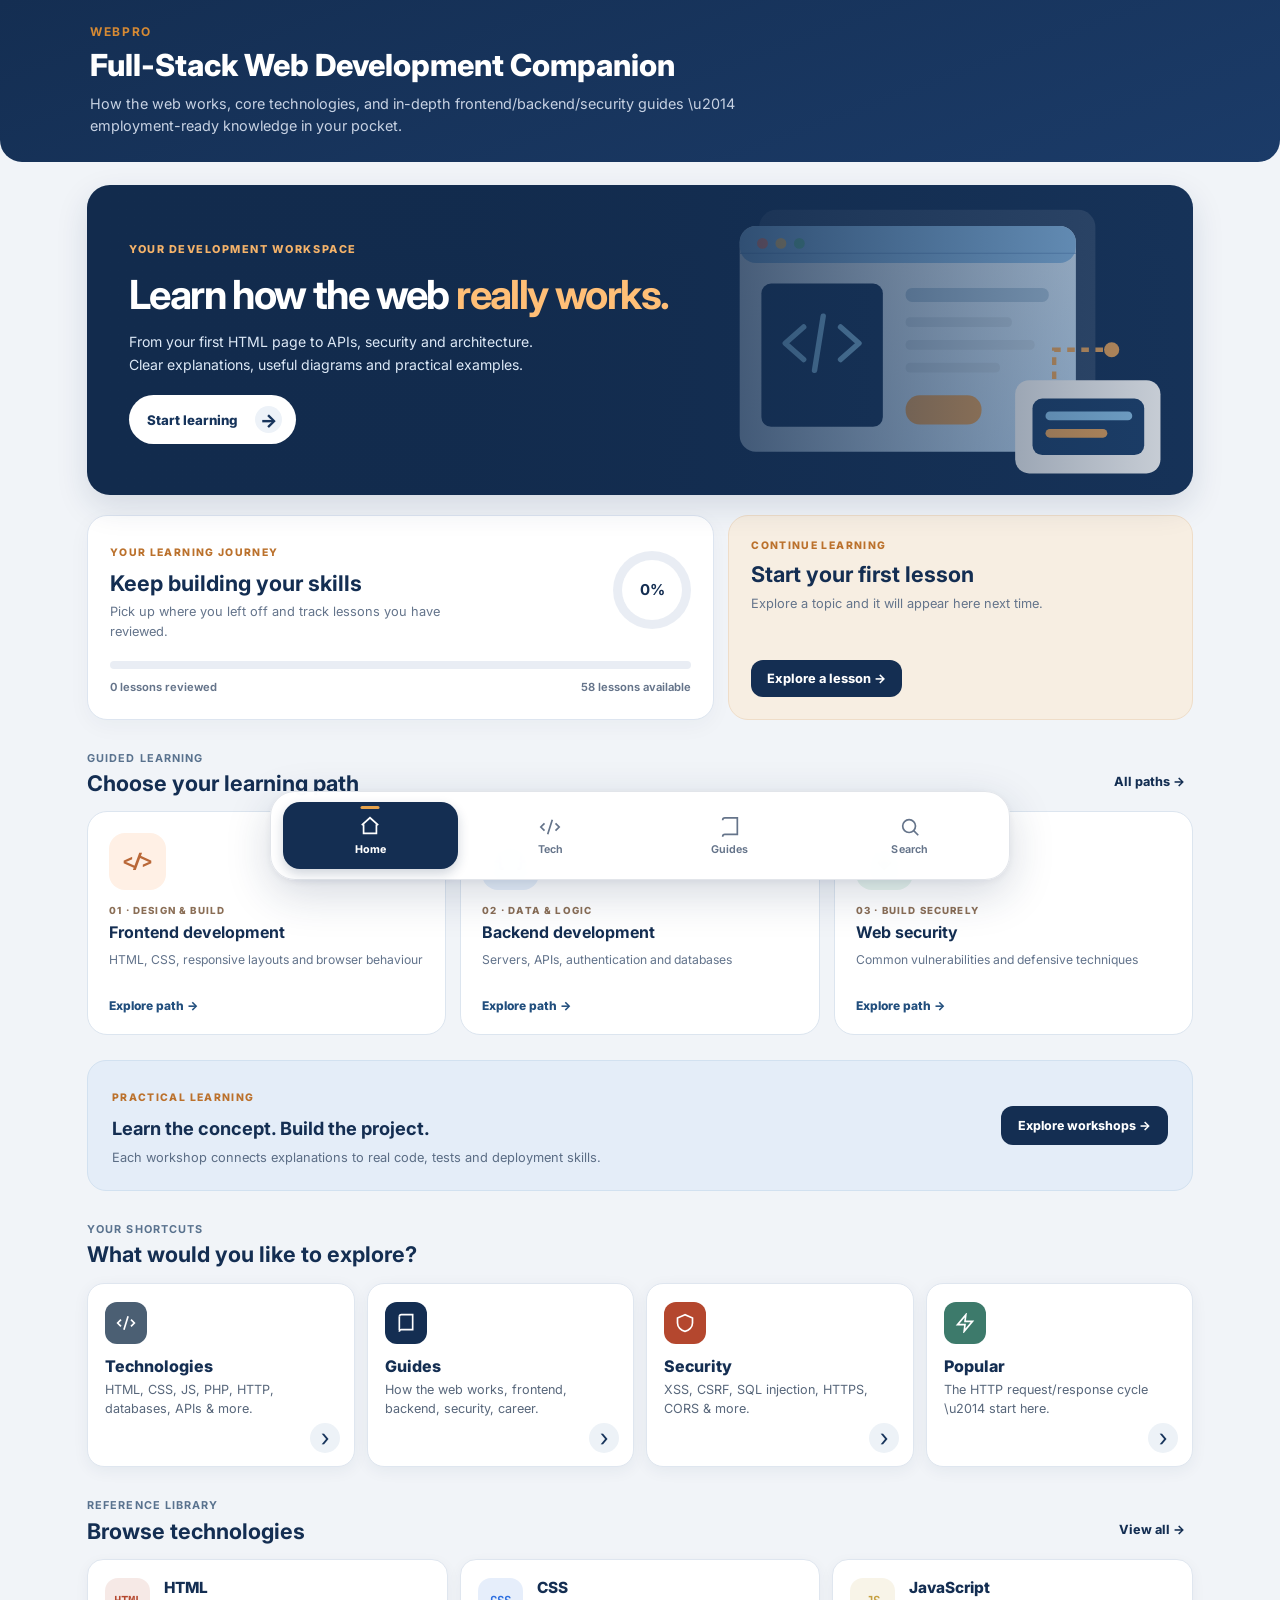
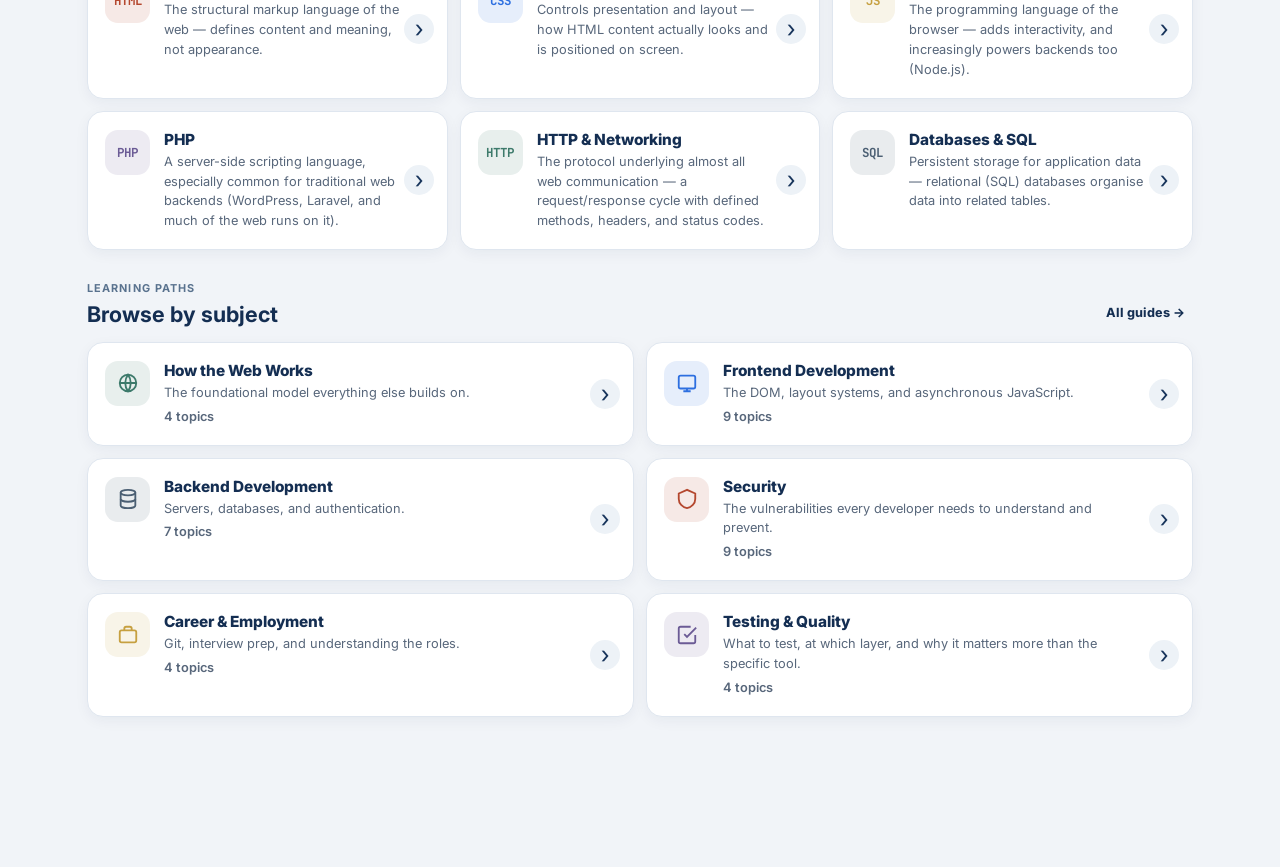
<file: index.html>
<!DOCTYPE html>
<html lang="en">
<head>
<meta charset="UTF-8" />
<meta name="viewport" content="width=device-width, initial-scale=1, viewport-fit=cover" />
<title>WebPro — Full-Stack Web Development Companion</title>
<meta name="description" content="Core web technologies, how the web works, and in-depth frontend/backend/security guides for employment-ready knowledge." />
<meta name="theme-color" content="#142E52" />

<link rel="icon" href="data:image/svg+xml,%3Csvg xmlns='http://www.w3.org/2000/svg' viewBox='0 0 100 100'%3E%3Ctext y='.9em' font-size='90'%3E%F0%9F%8C%90%3C/text%3E%3C/svg%3E" />
<link rel="apple-touch-icon" href="data:image/svg+xml,%3Csvg xmlns='http://www.w3.org/2000/svg' viewBox='0 0 192 192'%3E%3Crect width='192' height='192' rx='36' fill='%23142E52'/%3E%3Cpath d='M60 70 40 96l20 26M132 70l20 26-20 26M110 60 82 132' stroke='%23fff' stroke-width='9' stroke-linecap='round' stroke-linejoin='round' fill='none'/%3E%3C/svg%3E" />
<meta name="apple-mobile-web-app-capable" content="yes" />
<meta name="apple-mobile-web-app-status-bar-style" content="black-translucent" />
<meta name="apple-mobile-web-app-title" content="WebPro" />

<link href="https://fonts.googleapis.com/css2?family=Inter:wght@400;500;600;700;800&family=JetBrains+Mono:wght@500;600&display=swap" rel="stylesheet">

<link rel="stylesheet" href="styles.css">
<link rel="stylesheet" href="./pro-academy-nav.css">
<link rel="stylesheet" href="./academy-dashboard.css">
<link rel="manifest" href="./manifest.webmanifest">
</head>
<body>

<!-- ================= HOME ================= -->
<div class="view active" id="view-home">
  <div class="app-header">
    <p class="eyebrow">WEBPRO</p>
    <h1>Full-Stack Web Development Companion</h1>
    <p>How the web works, core technologies, and in-depth frontend/backend/security guides \u2014 employment-ready knowledge in your pocket.</p>
  </div>

  <div class="wrap">
    <section class="workspace-hero" aria-label="Welcome to WebPro">
      <div class="workspace-copy"><span class="hero-kicker">YOUR DEVELOPMENT WORKSPACE</span>
        <h2>Learn how the web <em>really works.</em></h2>
        <p>From your first HTML page to APIs, security and architecture. Clear explanations, useful diagrams and practical examples.</p>
        <button class="hero-action" onclick="openCategory('how-it-works')">Start learning <span aria-hidden="true">→</span></button>
      </div>

    </section>
    <section class="academy-overview" aria-label="Your learning dashboard">
      <div class="academy-progress-panel">
        <div class="academy-panel-heading"><div><span class="academy-overline">YOUR LEARNING JOURNEY</span><h2>Keep building your skills</h2><p>Pick up where you left off and track lessons you have reviewed.</p></div><span class="academy-progress-ring" id="academyRing" aria-label="0 percent complete"><strong id="academyPercent">0%</strong></span></div>
        <div class="academy-progress-track" role="progressbar" aria-label="Reviewed lessons" aria-valuemin="0" aria-valuemax="100" aria-valuenow="0" id="academyProgressTrack"><span id="academyProgressFill"></span></div>
        <div class="academy-progress-meta"><span id="academyCompleted">0 lessons reviewed</span><span id="academyTotal">Your learning library</span></div>
      </div>
      <div class="academy-continue-panel"><span class="academy-overline">CONTINUE LEARNING</span><h2 id="academyContinueTitle">Start your first lesson</h2><p id="academyContinueDesc">Explore a topic and it will appear here next time.</p><button id="academyContinueBtn" class="academy-continue-btn" onclick="academyResume()">Explore a lesson <span aria-hidden="true">→</span></button></div>
    </section>
    <div class="section-heading"><div><p class="section-label">GUIDED LEARNING</p><h2>Choose your learning path</h2></div><button class="text-action" onclick="showView('guides',null,'push')">All paths →</button></div>
    <div class="academy-path-grid">
      <button class="academy-path-card path-front" onclick="openCategory('frontend')"><span class="academy-path-symbol">&lt;/&gt;</span><span class="academy-path-label">01 · DESIGN & BUILD</span><strong>Frontend development</strong><small>HTML, CSS, responsive layouts and browser behaviour</small><span class="academy-path-arrow">Explore path →</span></button>
      <button class="academy-path-card path-back" onclick="openCategory('backend')"><span class="academy-path-symbol">{ }</span><span class="academy-path-label">02 · DATA & LOGIC</span><strong>Backend development</strong><small>Servers, APIs, authentication and databases</small><span class="academy-path-arrow">Explore path →</span></button>
      <button class="academy-path-card path-sec" onclick="openCategory('security')"><span class="academy-path-symbol">◈</span><span class="academy-path-label">03 · BUILD SECURELY</span><strong>Web security</strong><small>Common vulnerabilities and defensive techniques</small><span class="academy-path-arrow">Explore path →</span></button>
    </div>
    <div class="academy-feature-strip"><div><span class="academy-overline">PRACTICAL LEARNING</span><h2>Learn the concept. Build the project.</h2><p>Each workshop connects explanations to real code, tests and deployment skills.</p></div><button onclick="openCategory('testing')">Explore workshops →</button></div>
    <div class="section-heading"><div><p class="section-label">YOUR SHORTCUTS</p><h2>What would you like to explore?</h2></div></div>
    <div class="quick-grid">
      <button class="quick-card" onclick="showView('technologies',null,'push')">
        <span class="icon-badge" style="background:var(--slate);">
          <svg width="20" height="20" viewBox="0 0 24 24" fill="none" stroke="currentColor" stroke-width="2"><path d="m18 16 4-4-4-4M6 8l-4 4 4 4M14.5 4l-5 16"/></svg>
        </span>
        <h3>Technologies</h3>
        <p>HTML, CSS, JS, PHP, HTTP, databases, APIs &amp; more.</p>
      </button>

      <button class="quick-card" onclick="showView('guides',null,'push')">
        <span class="icon-badge" style="background:var(--navy);">
          <svg width="20" height="20" viewBox="0 0 24 24" fill="none" stroke="currentColor" stroke-width="2"><path d="M4 4.5A2.5 2.5 0 0 1 6.5 2H20v18H6.5A2.5 2.5 0 0 0 4 22.5"/><path d="M4 4.5v16"/></svg>
        </span>
        <h3>Guides</h3>
        <p>How the web works, frontend, backend, security, career.</p>
      </button>

      <button class="quick-card" onclick="openCategory('security')">
        <span class="icon-badge" style="background:var(--red);">
          <svg width="20" height="20" viewBox="0 0 24 24" fill="none" stroke="currentColor" stroke-width="2"><path d="M12 2 3 6v6c0 5 4 9 9 10 5-1 9-5 9-10V6Z"/></svg>
        </span>
        <h3>Security</h3>
        <p>XSS, CSRF, SQL injection, HTTPS, CORS &amp; more.</p>
      </button>

      <button class="quick-card" onclick="openTopic('how-it-works','request-response-cycle')">
        <span class="icon-badge" style="background:var(--teal);">
          <svg width="20" height="20" viewBox="0 0 24 24" fill="none" stroke="currentColor" stroke-width="2"><path d="M13 2 3 14h9l-1 8 10-12h-9l1-8Z"/></svg>
        </span>
        <h3>Popular</h3>
        <p>The HTTP request/response cycle \u2014 start here.</p>
      </button>
    </div>

    <div class="section-heading"><div><p class="section-label">REFERENCE LIBRARY</p><h2>Browse technologies</h2></div><button class="text-action" onclick="showView('technologies',null,'push')">View all →</button></div>
    <div id="homeTechList" class="home-tech-grid"></div>
    <div class="section-heading"><div><p class="section-label">LEARNING PATHS</p><h2>Browse by subject</h2></div><button class="text-action" onclick="showView('guides',null,'push')">All guides →</button></div>
    <div id="homeCategoryList" class="home-categories"></div>
  </div>
</div>

<!-- ================= TECHNOLOGIES LIST ================= -->
<div class="view" id="view-technologies">
  <div class="sub-header">
    <button class="sub-back" onclick="showView('home',null,'pop')">
      <svg width="16" height="16" viewBox="0 0 24 24" fill="none" stroke="currentColor" stroke-width="2.4"><path d="m15 18-6-6 6-6"/></svg>
    </button>
    <div class="sub-header-text">
      <p class="eyebrow">WEBPRO</p>
      <h2>Technologies</h2>
    </div>
  </div>
  <div class="wrap"><p class="library-intro">Find core concepts, practical examples and interview essentials for each technology.</p><div id="techListWrap" class="library-grid"></div></div>
</div>

<!-- ================= TECH DETAIL ================= -->
<div class="view" id="view-tech-detail">
  <div class="sub-header">
    <button class="sub-back" onclick="showView('technologies',null,'pop')">
      <svg width="16" height="16" viewBox="0 0 24 24" fill="none" stroke="currentColor" stroke-width="2.4"><path d="m15 18-6-6 6-6"/></svg>
    </button>
    <div class="sub-header-text">
      <p class="eyebrow">TECHNOLOGY</p>
      <h2 id="techDetailTitle"></h2>
    </div>
  </div>
  <div class="detail-wrap" id="techDetailContent"></div>
</div>

<!-- ================= GUIDE CATEGORIES ================= -->
<div class="view" id="view-guides">
  <div class="sub-header">
    <button class="sub-back" onclick="showView('home',null,'pop')">
      <svg width="16" height="16" viewBox="0 0 24 24" fill="none" stroke="currentColor" stroke-width="2.4"><path d="m15 18-6-6 6-6"/></svg>
    </button>
    <div class="sub-header-text">
      <p class="eyebrow">WEBPRO</p>
      <h2>Guides</h2>
    </div>
  </div>
  <div class="wrap"><p class="library-intro">Explore guided topics grouped by the skills you use in real projects.</p><div id="categoriesListWrap" class="library-grid"></div></div>
</div>

<!-- ================= TOPIC LIST ================= -->
<div class="view" id="view-category">
  <div class="sub-header">
    <button class="sub-back" onclick="showView('guides',null,'pop')">
      <svg width="16" height="16" viewBox="0 0 24 24" fill="none" stroke="currentColor" stroke-width="2.4"><path d="m15 18-6-6 6-6"/></svg>
    </button>
    <div class="sub-header-text">
      <p class="eyebrow">GUIDES</p>
      <h2 id="categoryTitle"></h2>
    </div>
  </div>
  <div class="wrap"><div id="categoryContent" class="topic-grid"></div></div>
</div>

<!-- ================= TOPIC DETAIL ================= -->
<div class="view" id="view-topic">
  <div class="sub-header">
    <button class="sub-back" id="topicBackBtn">
      <svg width="16" height="16" viewBox="0 0 24 24" fill="none" stroke="currentColor" stroke-width="2.4"><path d="m15 18-6-6 6-6"/></svg>
    </button>
    <div class="sub-header-text">
      <p class="eyebrow" id="topicEyebrow">GUIDE</p>
      <h2 id="topicTitle"></h2>
    </div>
  </div>
  <div class="detail-wrap" id="topicContent"></div>
</div>

<!-- ================= SEARCH ================= -->
<div class="view" id="view-search"><div class="sub-header"><button class="sub-back" onclick="showView('home',null,'pop')" aria-label="Back to home">‹</button><div class="sub-header-text"><p class="eyebrow">WEBPRO</p><h2>Search reference</h2></div></div>
<div class="wrap"><label class="search-label" for="globalSearch">Search technologies and guides</label><input id="globalSearch" class="search-input" type="search" placeholder="Try JavaScript, DNS, authentication…" autocomplete="off" oninput="renderSearch(this.value)" /><p class="search-hint" id="searchCount">Start typing to find a topic.</p><div id="searchResults" class="library-grid"></div></div></div>
<!-- ================= TOOLBAR ================= -->
<div class="app-toolbar">
  <button class="tab-btn active" id="tabHome" onclick="showView('home',null,'pop')">
    <svg width="19" height="19" viewBox="0 0 24 24" fill="none" stroke="currentColor" stroke-width="2"><path d="M3 11 12 3l9 8"/><path d="M5 10v10h14V10"/></svg>
    Home
  </button>
  <button class="tab-btn" id="tabTechnologies" onclick="showView('technologies',null,'push')">
    <svg width="19" height="19" viewBox="0 0 24 24" fill="none" stroke="currentColor" stroke-width="2"><path d="m18 16 4-4-4-4M6 8l-4 4 4 4M14.5 4l-5 16"/></svg>
    Tech
  </button>
  <button class="tab-btn" id="tabGuides" onclick="showView('guides',null,'push')">
    <svg width="19" height="19" viewBox="0 0 24 24" fill="none" stroke="currentColor" stroke-width="2"><path d="M4 4.5A2.5 2.5 0 0 1 6.5 2H20v18H6.5A2.5 2.5 0 0 0 4 22.5"/></svg>
    Guides
  </button>
  <button class="tab-btn" id="tabSearch" onclick="showView('search',null,'push')" aria-label="Search">
    <svg width="19" height="19" viewBox="0 0 24 24" fill="none" stroke="currentColor" stroke-width="2"><circle cx="11" cy="11" r="7"/><path d="m16 16 5 5"/></svg>Search
  </button>
</div>

<script src="app.js" defer></script>

<script>
if ('serviceWorker' in navigator && location.protocol !== 'file:') {
 window.addEventListener('load', () => navigator.serviceWorker.register('./sw.js', {scope:'./'}).catch(error => console.warn('WebPro offline mode unavailable:',error)));
}
</script>
</body>
</html>
</file>
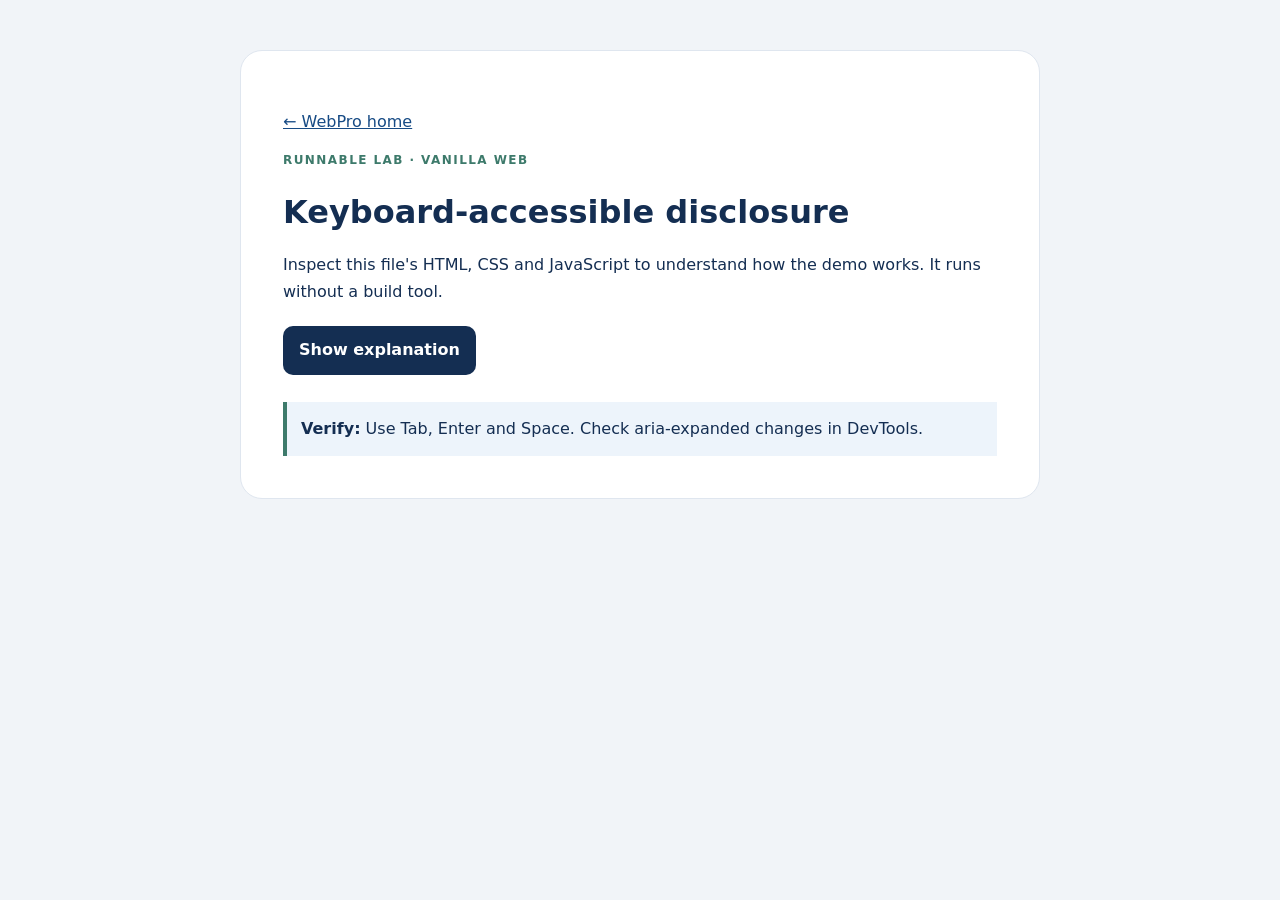
<file: projects/accessibility-disclosure.html>
<!doctype html><html lang="en"><head><meta charset="utf-8"><meta name="viewport" content="width=device-width,initial-scale=1"><title>Keyboard-accessible disclosure | WebPro Lab</title><style>*{box-sizing:border-box}body{font:16px/1.65 system-ui,sans-serif;background:#f1f4f8;color:#142e52;margin:0;padding:clamp(16px,4vw,50px)}main{max-width:800px;margin:auto;background:white;border:1px solid #dfe6ef;border-radius:22px;padding:clamp(20px,4vw,42px)}h1{line-height:1.2}h2{font-size:1.15rem}label{display:block;font-weight:650;margin:14px 0}input,textarea{display:block;width:100%;padding:12px;margin-top:5px;border:1px solid #aab8c9;border-radius:10px;font:inherit}button{border:0;background:#142e52;color:white;border-radius:10px;padding:11px 16px;font:inherit;font-weight:700;cursor:pointer;margin:5px 5px 5px 0}button:focus-visible,input:focus-visible,textarea:focus-visible{outline:3px solid #d68a34;outline-offset:3px}.grid{display:grid;grid-template-columns:repeat(auto-fit,minmax(min(100%,190px),1fr));gap:12px}.grid article{padding:18px;border:1px solid #dfe6ef;border-radius:12px}.count{font-size:3rem;font-weight:800}.output,pre{background:#f1f4f8;padding:15px;border-radius:10px;overflow:auto}li{margin:8px 0}#status{color:#3d7a6b;font-weight:650}.note{background:#edf4fb;border-left:4px solid #3d7a6b;padding:14px;margin-top:22px}a{color:#174b85}</style></head><body><main><p><a href="../index.html">← WebPro home</a></p><p style="font-size:.75rem;font-weight:800;letter-spacing:.12em;color:#3d7a6b">RUNNABLE LAB · VANILLA WEB</p><h1>Keyboard-accessible disclosure</h1><p>Inspect this file's HTML, CSS and JavaScript to understand how the demo works. It runs without a build tool.</p><button id="toggle" aria-controls="panel" aria-expanded="false">Show explanation</button><section id="panel" hidden><h2>Why semantic controls?</h2><p>Buttons support keyboard activation and expose their role to assistive technology.</p></section><aside class="note"><strong>Verify:</strong> Use Tab, Enter and Space. Check aria-expanded changes in DevTools.</aside></main><script>const button=document.querySelector('#toggle');const panel=document.querySelector('#panel');button.onclick=()=>{const expanded=button.getAttribute('aria-expanded')==='true';button.setAttribute('aria-expanded',String(!expanded));panel.hidden=expanded;button.textContent=expanded?'Show explanation':'Hide explanation'};</script></body></html>
</file>
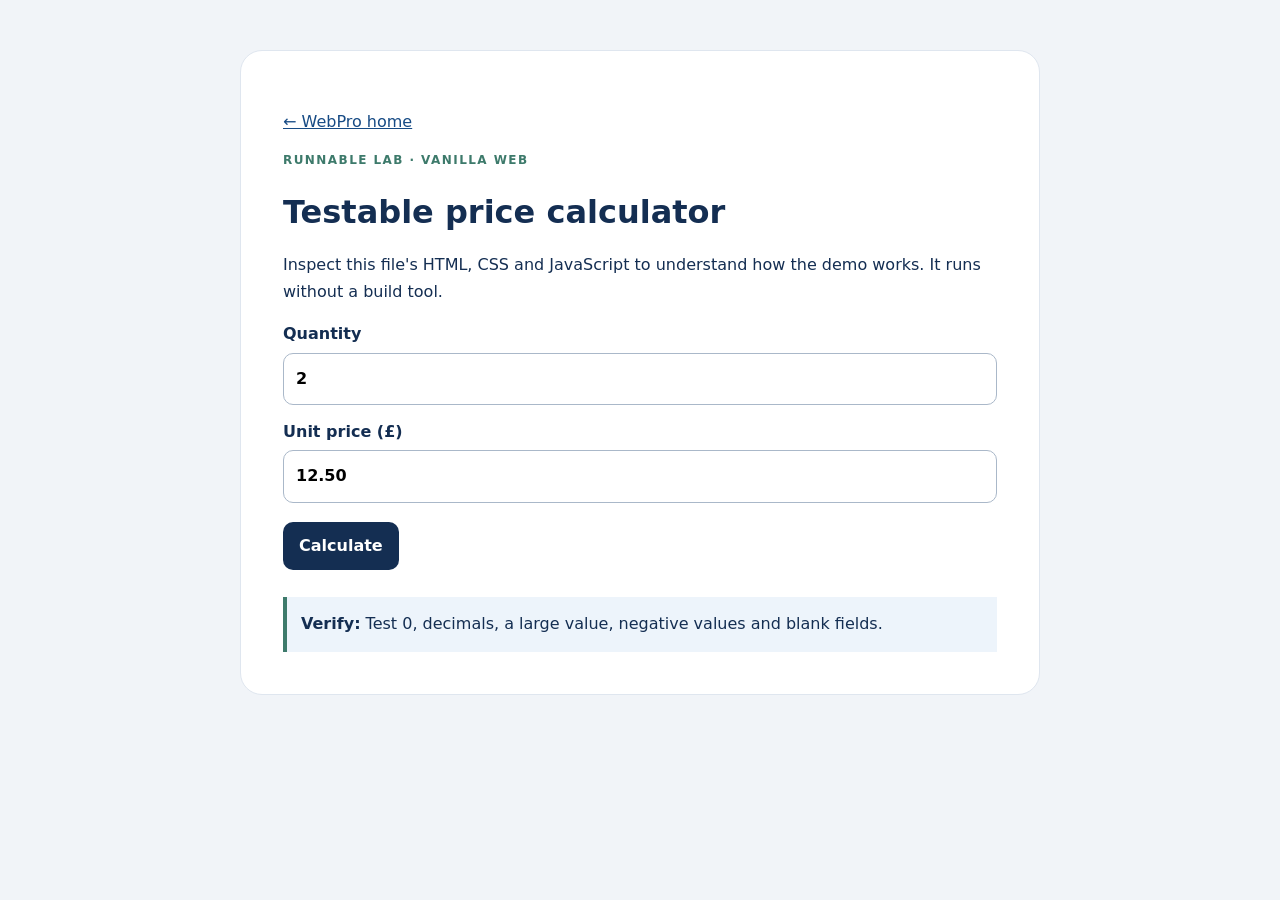
<file: projects/calculator.html>
<!doctype html><html lang="en"><head><meta charset="utf-8"><meta name="viewport" content="width=device-width,initial-scale=1"><title>Testable price calculator | WebPro Lab</title><style>*{box-sizing:border-box}body{font:16px/1.65 system-ui,sans-serif;background:#f1f4f8;color:#142e52;margin:0;padding:clamp(16px,4vw,50px)}main{max-width:800px;margin:auto;background:white;border:1px solid #dfe6ef;border-radius:22px;padding:clamp(20px,4vw,42px)}h1{line-height:1.2}h2{font-size:1.15rem}label{display:block;font-weight:650;margin:14px 0}input,textarea{display:block;width:100%;padding:12px;margin-top:5px;border:1px solid #aab8c9;border-radius:10px;font:inherit}button{border:0;background:#142e52;color:white;border-radius:10px;padding:11px 16px;font:inherit;font-weight:700;cursor:pointer;margin:5px 5px 5px 0}button:focus-visible,input:focus-visible,textarea:focus-visible{outline:3px solid #d68a34;outline-offset:3px}.grid{display:grid;grid-template-columns:repeat(auto-fit,minmax(min(100%,190px),1fr));gap:12px}.grid article{padding:18px;border:1px solid #dfe6ef;border-radius:12px}.count{font-size:3rem;font-weight:800}.output,pre{background:#f1f4f8;padding:15px;border-radius:10px;overflow:auto}li{margin:8px 0}#status{color:#3d7a6b;font-weight:650}.note{background:#edf4fb;border-left:4px solid #3d7a6b;padding:14px;margin-top:22px}a{color:#174b85}</style></head><body><main><p><a href="../index.html">← WebPro home</a></p><p style="font-size:.75rem;font-weight:800;letter-spacing:.12em;color:#3d7a6b">RUNNABLE LAB · VANILLA WEB</p><h1>Testable price calculator</h1><p>Inspect this file's HTML, CSS and JavaScript to understand how the demo works. It runs without a build tool.</p><label>Quantity <input id="quantity" type="number" min="0" max="10000" value="2"></label><label>Unit price (£) <input id="price" type="number" min="0" max="100000" step="0.01" value="12.50"></label><button id="calculate">Calculate</button><p id="result" role="status"></p><aside class="note"><strong>Verify:</strong> Test 0, decimals, a large value, negative values and blank fields.</aside></main><script>function total(quantity,price){if(!Number.isFinite(quantity)||!Number.isFinite(price)||quantity<0||price<0)throw Error('Enter non-negative numbers');return Math.round((quantity*price+Number.EPSILON)*100)/100}document.querySelector('#calculate').onclick=()=>{const q=document.querySelector('#quantity');const p=document.querySelector('#price');const out=document.querySelector('#result');if(!q.reportValidity()||!p.reportValidity())return;try{out.textContent=new Intl.NumberFormat('en-GB',{style:'currency',currency:'GBP'}).format(total(Number(q.value),Number(p.value)))}catch(e){out.textContent=e.message}};</script></body></html>
</file>
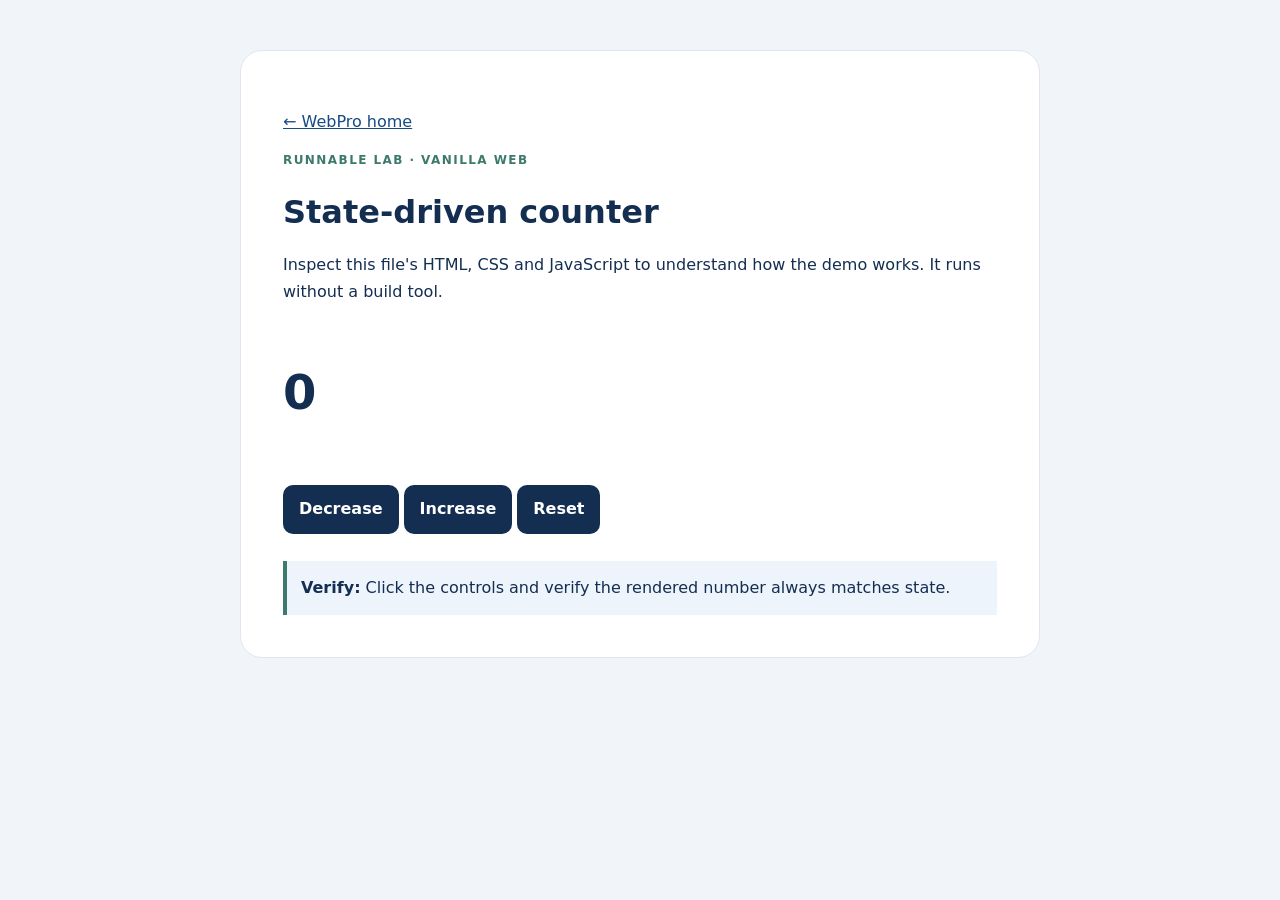
<file: projects/counter-state.html>
<!doctype html><html lang="en"><head><meta charset="utf-8"><meta name="viewport" content="width=device-width,initial-scale=1"><title>State-driven counter | WebPro Lab</title><style>*{box-sizing:border-box}body{font:16px/1.65 system-ui,sans-serif;background:#f1f4f8;color:#142e52;margin:0;padding:clamp(16px,4vw,50px)}main{max-width:800px;margin:auto;background:white;border:1px solid #dfe6ef;border-radius:22px;padding:clamp(20px,4vw,42px)}h1{line-height:1.2}h2{font-size:1.15rem}label{display:block;font-weight:650;margin:14px 0}input,textarea{display:block;width:100%;padding:12px;margin-top:5px;border:1px solid #aab8c9;border-radius:10px;font:inherit}button{border:0;background:#142e52;color:white;border-radius:10px;padding:11px 16px;font:inherit;font-weight:700;cursor:pointer;margin:5px 5px 5px 0}button:focus-visible,input:focus-visible,textarea:focus-visible{outline:3px solid #d68a34;outline-offset:3px}.grid{display:grid;grid-template-columns:repeat(auto-fit,minmax(min(100%,190px),1fr));gap:12px}.grid article{padding:18px;border:1px solid #dfe6ef;border-radius:12px}.count{font-size:3rem;font-weight:800}.output,pre{background:#f1f4f8;padding:15px;border-radius:10px;overflow:auto}li{margin:8px 0}#status{color:#3d7a6b;font-weight:650}.note{background:#edf4fb;border-left:4px solid #3d7a6b;padding:14px;margin-top:22px}a{color:#174b85}</style></head><body><main><p><a href="../index.html">← WebPro home</a></p><p style="font-size:.75rem;font-weight:800;letter-spacing:.12em;color:#3d7a6b">RUNNABLE LAB · VANILLA WEB</p><h1>State-driven counter</h1><p>Inspect this file's HTML, CSS and JavaScript to understand how the demo works. It runs without a build tool.</p><p class="count" id="count" aria-live="polite">0</p><div class="actions"><button id="minus">Decrease</button><button id="plus">Increase</button><button id="reset">Reset</button></div><aside class="note"><strong>Verify:</strong> Click the controls and verify the rendered number always matches state.</aside></main><script>let state={count:0};const output=document.querySelector('#count');function render(){output.textContent=state.count}function update(delta){state={...state,count:state.count+delta};render()}document.querySelector('#plus').onclick=()=>update(1);document.querySelector('#minus').onclick=()=>update(-1);document.querySelector('#reset').onclick=()=>{state={count:0};render()};render();</script></body></html>
</file>
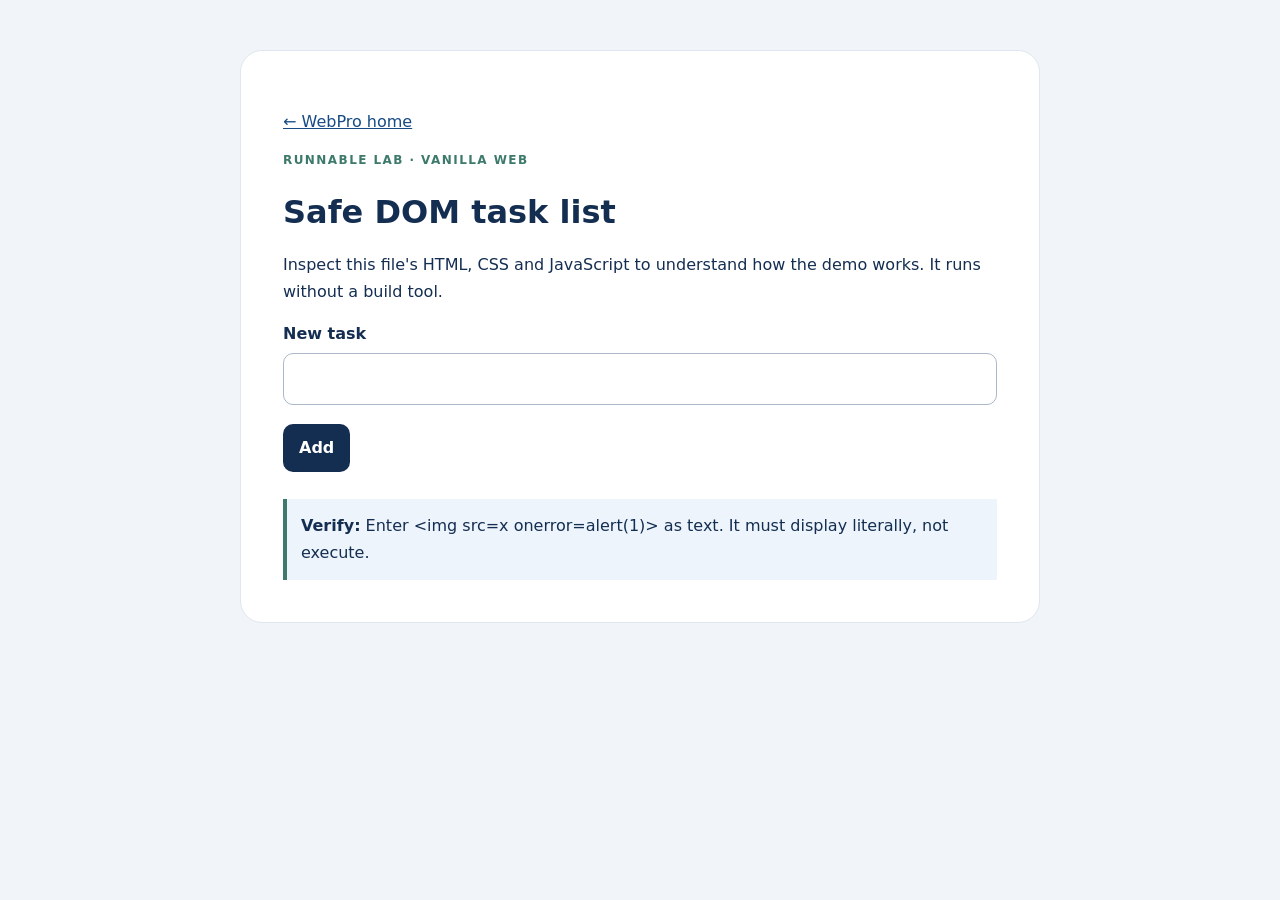
<file: projects/dom-tasks.html>
<!doctype html><html lang="en"><head><meta charset="utf-8"><meta name="viewport" content="width=device-width,initial-scale=1"><title>Safe DOM task list | WebPro Lab</title><style>*{box-sizing:border-box}body{font:16px/1.65 system-ui,sans-serif;background:#f1f4f8;color:#142e52;margin:0;padding:clamp(16px,4vw,50px)}main{max-width:800px;margin:auto;background:white;border:1px solid #dfe6ef;border-radius:22px;padding:clamp(20px,4vw,42px)}h1{line-height:1.2}h2{font-size:1.15rem}label{display:block;font-weight:650;margin:14px 0}input,textarea{display:block;width:100%;padding:12px;margin-top:5px;border:1px solid #aab8c9;border-radius:10px;font:inherit}button{border:0;background:#142e52;color:white;border-radius:10px;padding:11px 16px;font:inherit;font-weight:700;cursor:pointer;margin:5px 5px 5px 0}button:focus-visible,input:focus-visible,textarea:focus-visible{outline:3px solid #d68a34;outline-offset:3px}.grid{display:grid;grid-template-columns:repeat(auto-fit,minmax(min(100%,190px),1fr));gap:12px}.grid article{padding:18px;border:1px solid #dfe6ef;border-radius:12px}.count{font-size:3rem;font-weight:800}.output,pre{background:#f1f4f8;padding:15px;border-radius:10px;overflow:auto}li{margin:8px 0}#status{color:#3d7a6b;font-weight:650}.note{background:#edf4fb;border-left:4px solid #3d7a6b;padding:14px;margin-top:22px}a{color:#174b85}</style></head><body><main><p><a href="../index.html">← WebPro home</a></p><p style="font-size:.75rem;font-weight:800;letter-spacing:.12em;color:#3d7a6b">RUNNABLE LAB · VANILLA WEB</p><h1>Safe DOM task list</h1><p>Inspect this file's HTML, CSS and JavaScript to understand how the demo works. It runs without a build tool.</p><form id="tasks"><label>New task <input id="task" maxlength="80" required></label><button>Add</button></form><ul id="items"></ul><p id="status" role="status"></p><aside class="note"><strong>Verify:</strong> Enter &lt;img src=x onerror=alert(1)&gt; as text. It must display literally, not execute.</aside></main><script>const form=document.querySelector('#tasks');const input=document.querySelector('#task');const items=document.querySelector('#items');form.onsubmit=e=>{e.preventDefault();const value=input.value.trim();if(!value)return;const li=document.createElement('li');const span=document.createElement('span');span.textContent=value;const remove=document.createElement('button');remove.type='button';remove.textContent='Remove';remove.onclick=()=>{li.remove();document.querySelector('#status').textContent='Task removed'};li.append(span,' ',remove);items.append(li);form.reset();input.focus();document.querySelector('#status').textContent='Task added'};</script></body></html>
</file>
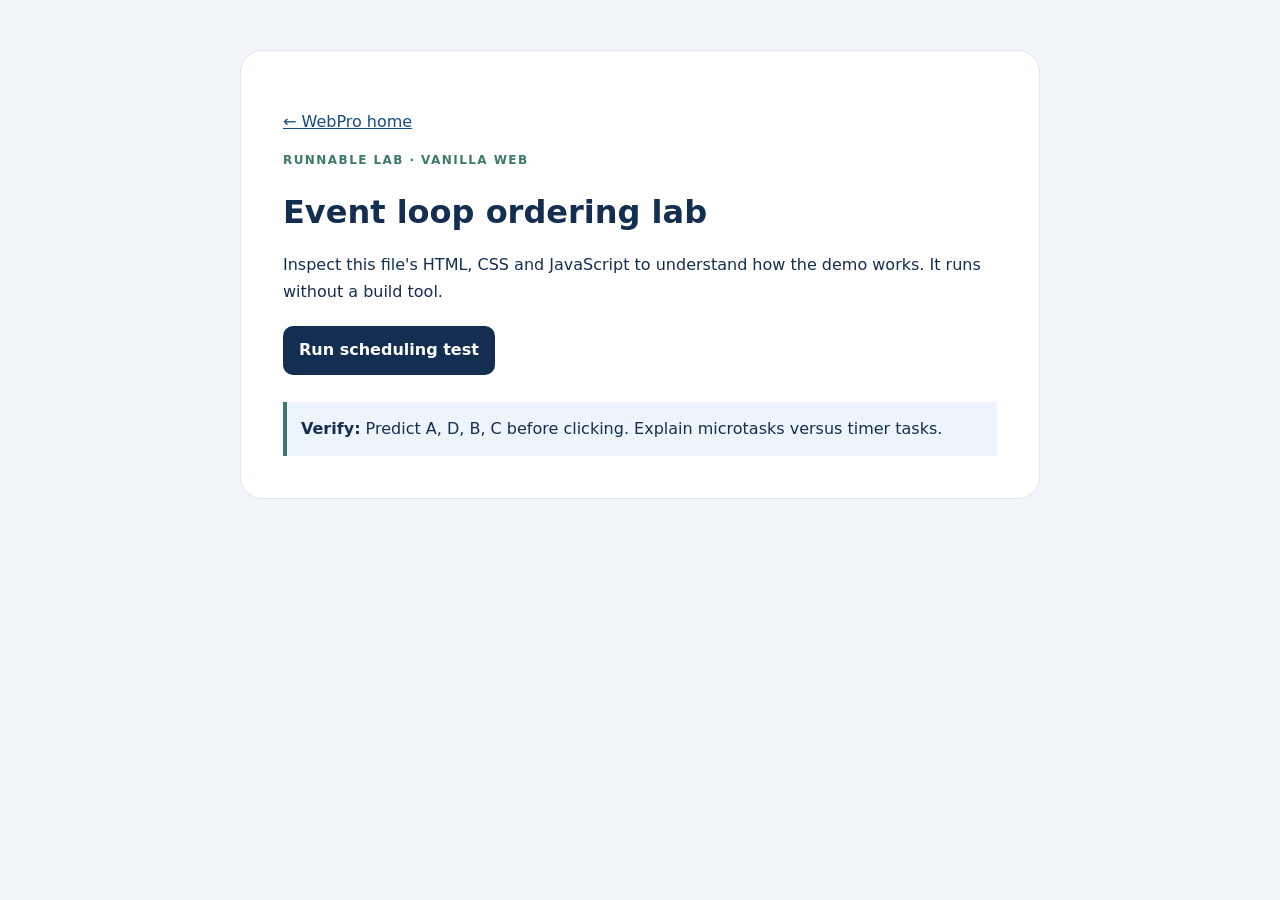
<file: projects/event-loop.html>
<!doctype html><html lang="en"><head><meta charset="utf-8"><meta name="viewport" content="width=device-width,initial-scale=1"><title>Event loop ordering lab | WebPro Lab</title><style>*{box-sizing:border-box}body{font:16px/1.65 system-ui,sans-serif;background:#f1f4f8;color:#142e52;margin:0;padding:clamp(16px,4vw,50px)}main{max-width:800px;margin:auto;background:white;border:1px solid #dfe6ef;border-radius:22px;padding:clamp(20px,4vw,42px)}h1{line-height:1.2}h2{font-size:1.15rem}label{display:block;font-weight:650;margin:14px 0}input,textarea{display:block;width:100%;padding:12px;margin-top:5px;border:1px solid #aab8c9;border-radius:10px;font:inherit}button{border:0;background:#142e52;color:white;border-radius:10px;padding:11px 16px;font:inherit;font-weight:700;cursor:pointer;margin:5px 5px 5px 0}button:focus-visible,input:focus-visible,textarea:focus-visible{outline:3px solid #d68a34;outline-offset:3px}.grid{display:grid;grid-template-columns:repeat(auto-fit,minmax(min(100%,190px),1fr));gap:12px}.grid article{padding:18px;border:1px solid #dfe6ef;border-radius:12px}.count{font-size:3rem;font-weight:800}.output,pre{background:#f1f4f8;padding:15px;border-radius:10px;overflow:auto}li{margin:8px 0}#status{color:#3d7a6b;font-weight:650}.note{background:#edf4fb;border-left:4px solid #3d7a6b;padding:14px;margin-top:22px}a{color:#174b85}</style></head><body><main><p><a href="../index.html">← WebPro home</a></p><p style="font-size:.75rem;font-weight:800;letter-spacing:.12em;color:#3d7a6b">RUNNABLE LAB · VANILLA WEB</p><h1>Event loop ordering lab</h1><p>Inspect this file's HTML, CSS and JavaScript to understand how the demo works. It runs without a build tool.</p><button id="run">Run scheduling test</button><ol id="log"></ol><aside class="note"><strong>Verify:</strong> Predict A, D, B, C before clicking. Explain microtasks versus timer tasks.</aside></main><script>const log=document.querySelector('#log');const add=text=>{const li=document.createElement('li');li.textContent=text;log.append(li)};document.querySelector('#run').onclick=()=>{log.replaceChildren();add('A: synchronous');setTimeout(()=>add('C: timer task'),0);Promise.resolve().then(()=>add('B: microtask'));add('D: synchronous')};</script></body></html>
</file>
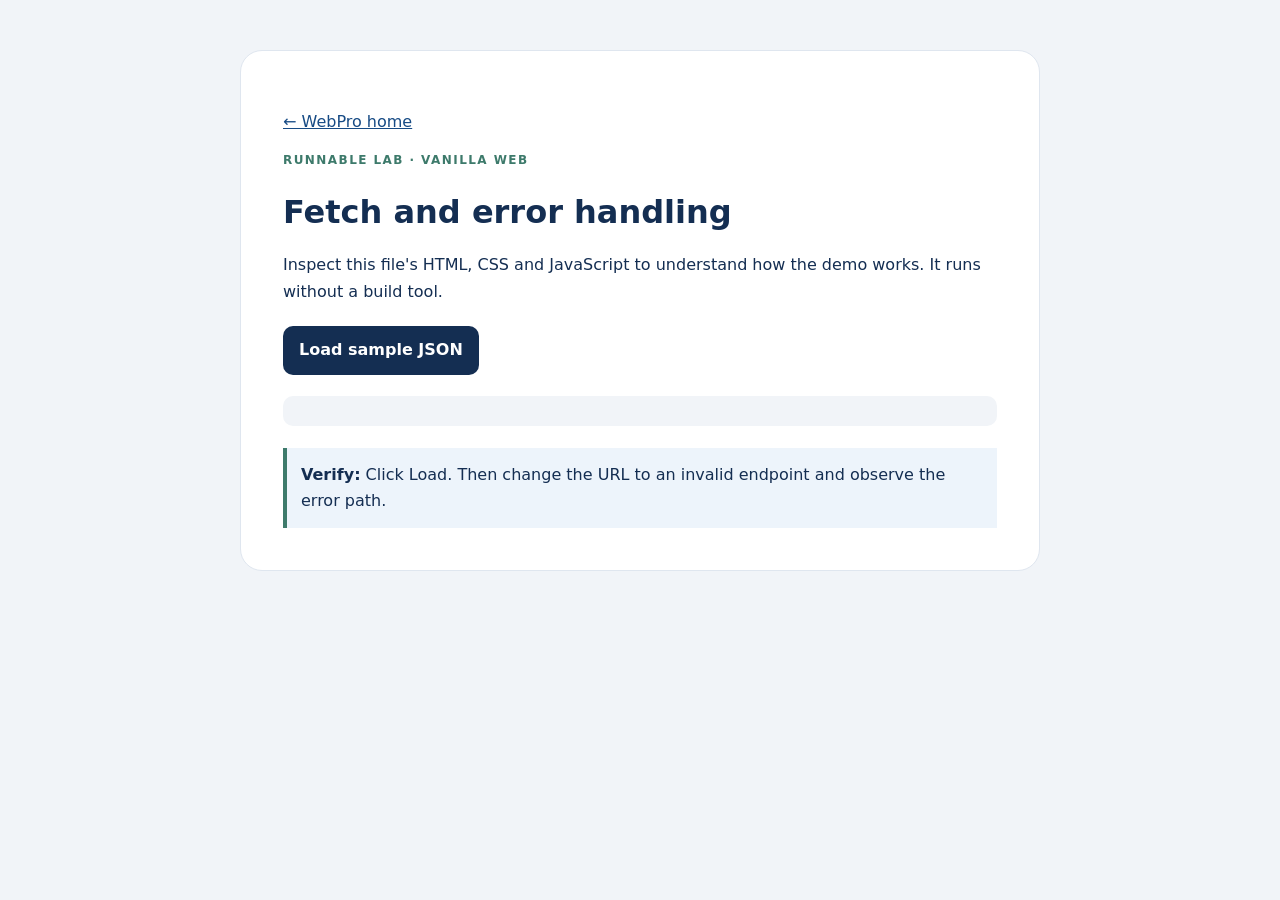
<file: projects/fetch-errors.html>
<!doctype html><html lang="en"><head><meta charset="utf-8"><meta name="viewport" content="width=device-width,initial-scale=1"><title>Fetch and error handling | WebPro Lab</title><style>*{box-sizing:border-box}body{font:16px/1.65 system-ui,sans-serif;background:#f1f4f8;color:#142e52;margin:0;padding:clamp(16px,4vw,50px)}main{max-width:800px;margin:auto;background:white;border:1px solid #dfe6ef;border-radius:22px;padding:clamp(20px,4vw,42px)}h1{line-height:1.2}h2{font-size:1.15rem}label{display:block;font-weight:650;margin:14px 0}input,textarea{display:block;width:100%;padding:12px;margin-top:5px;border:1px solid #aab8c9;border-radius:10px;font:inherit}button{border:0;background:#142e52;color:white;border-radius:10px;padding:11px 16px;font:inherit;font-weight:700;cursor:pointer;margin:5px 5px 5px 0}button:focus-visible,input:focus-visible,textarea:focus-visible{outline:3px solid #d68a34;outline-offset:3px}.grid{display:grid;grid-template-columns:repeat(auto-fit,minmax(min(100%,190px),1fr));gap:12px}.grid article{padding:18px;border:1px solid #dfe6ef;border-radius:12px}.count{font-size:3rem;font-weight:800}.output,pre{background:#f1f4f8;padding:15px;border-radius:10px;overflow:auto}li{margin:8px 0}#status{color:#3d7a6b;font-weight:650}.note{background:#edf4fb;border-left:4px solid #3d7a6b;padding:14px;margin-top:22px}a{color:#174b85}</style></head><body><main><p><a href="../index.html">← WebPro home</a></p><p style="font-size:.75rem;font-weight:800;letter-spacing:.12em;color:#3d7a6b">RUNNABLE LAB · VANILLA WEB</p><h1>Fetch and error handling</h1><p>Inspect this file's HTML, CSS and JavaScript to understand how the demo works. It runs without a build tool.</p><button id="load">Load sample JSON</button><p id="status" role="status"></p><pre id="output"></pre><aside class="note"><strong>Verify:</strong> Click Load. Then change the URL to an invalid endpoint and observe the error path.</aside></main><script>const status=document.querySelector('#status');const output=document.querySelector('#output');document.querySelector('#load').onclick=async()=>{status.textContent='Loading…';output.textContent='';try{const controller=new AbortController();const timer=setTimeout(()=>controller.abort(),6000);let response;try{response=await fetch('data:application/json,%7B%22items%22%3A%5B%22HTML%22%2C%22CSS%22%2C%22JS%22%5D%7D',{signal:controller.signal})}finally{clearTimeout(timer)}if(!response.ok)throw Error(`HTTP ${response.status}`);const data=await response.json();if(!Array.isArray(data.items))throw Error('Unexpected response');output.textContent=JSON.stringify(data,null,2);status.textContent='Loaded successfully'}catch(err){status.textContent=`Could not load: ${err.message}`}};</script></body></html>
</file>
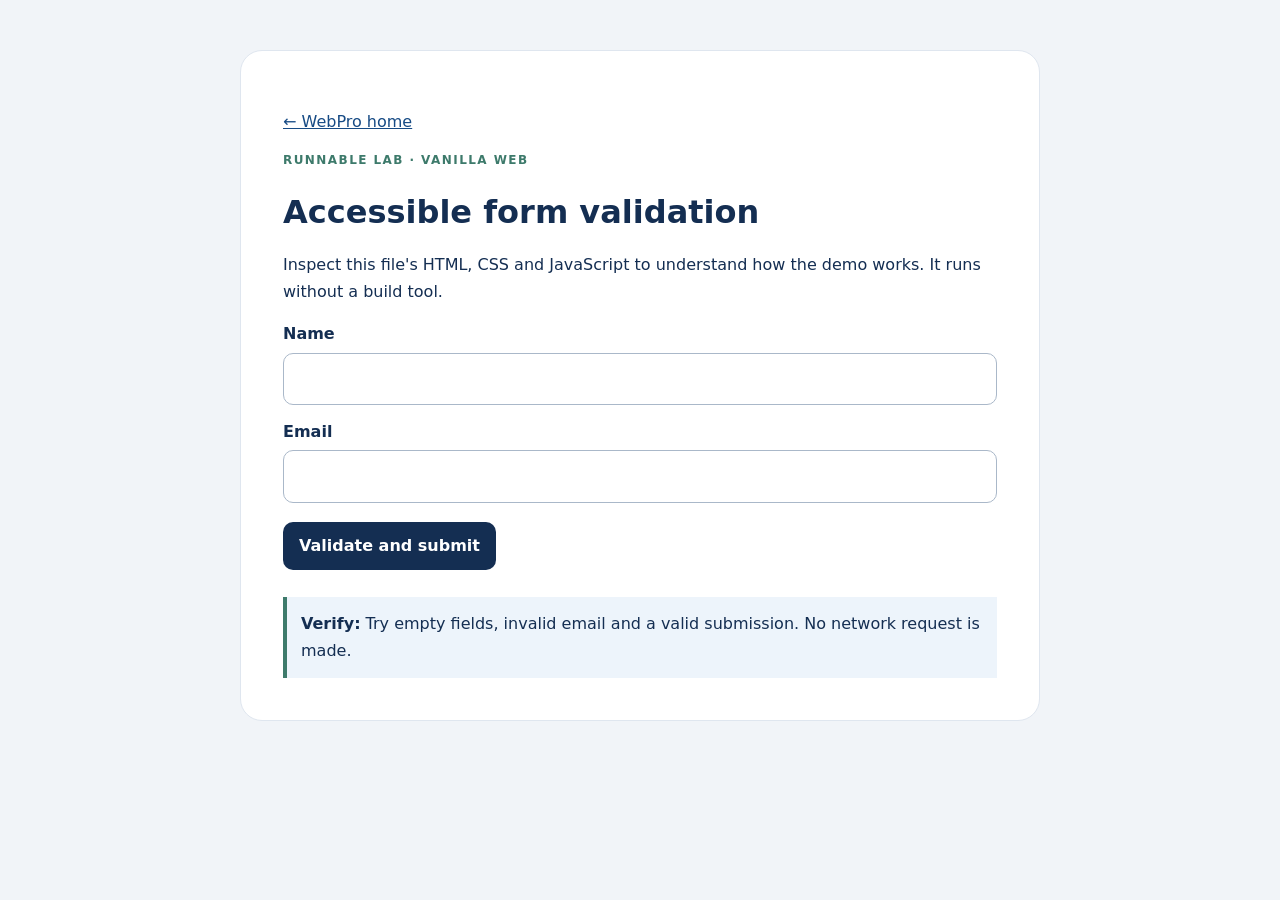
<file: projects/form-validation.html>
<!doctype html><html lang="en"><head><meta charset="utf-8"><meta name="viewport" content="width=device-width,initial-scale=1"><title>Accessible form validation | WebPro Lab</title><style>*{box-sizing:border-box}body{font:16px/1.65 system-ui,sans-serif;background:#f1f4f8;color:#142e52;margin:0;padding:clamp(16px,4vw,50px)}main{max-width:800px;margin:auto;background:white;border:1px solid #dfe6ef;border-radius:22px;padding:clamp(20px,4vw,42px)}h1{line-height:1.2}h2{font-size:1.15rem}label{display:block;font-weight:650;margin:14px 0}input,textarea{display:block;width:100%;padding:12px;margin-top:5px;border:1px solid #aab8c9;border-radius:10px;font:inherit}button{border:0;background:#142e52;color:white;border-radius:10px;padding:11px 16px;font:inherit;font-weight:700;cursor:pointer;margin:5px 5px 5px 0}button:focus-visible,input:focus-visible,textarea:focus-visible{outline:3px solid #d68a34;outline-offset:3px}.grid{display:grid;grid-template-columns:repeat(auto-fit,minmax(min(100%,190px),1fr));gap:12px}.grid article{padding:18px;border:1px solid #dfe6ef;border-radius:12px}.count{font-size:3rem;font-weight:800}.output,pre{background:#f1f4f8;padding:15px;border-radius:10px;overflow:auto}li{margin:8px 0}#status{color:#3d7a6b;font-weight:650}.note{background:#edf4fb;border-left:4px solid #3d7a6b;padding:14px;margin-top:22px}a{color:#174b85}</style></head><body><main><p><a href="../index.html">← WebPro home</a></p><p style="font-size:.75rem;font-weight:800;letter-spacing:.12em;color:#3d7a6b">RUNNABLE LAB · VANILLA WEB</p><h1>Accessible form validation</h1><p>Inspect this file's HTML, CSS and JavaScript to understand how the demo works. It runs without a build tool.</p><form id="demo" novalidate><label>Name <input name="name" required minlength="2" maxlength="80"></label><label>Email <input name="email" type="email" required></label><button>Validate and submit</button></form><p id="result" role="status" aria-live="polite"></p><aside class="note"><strong>Verify:</strong> Try empty fields, invalid email and a valid submission. No network request is made.</aside></main><script>const form=document.querySelector('#demo');const result=document.querySelector('#result');form.addEventListener('submit',e=>{e.preventDefault();if(!form.reportValidity())return;const data=new FormData(form);result.textContent=`Validated: ${data.get('name')} (${data.get('email')})`;form.reset()});</script></body></html>
</file>
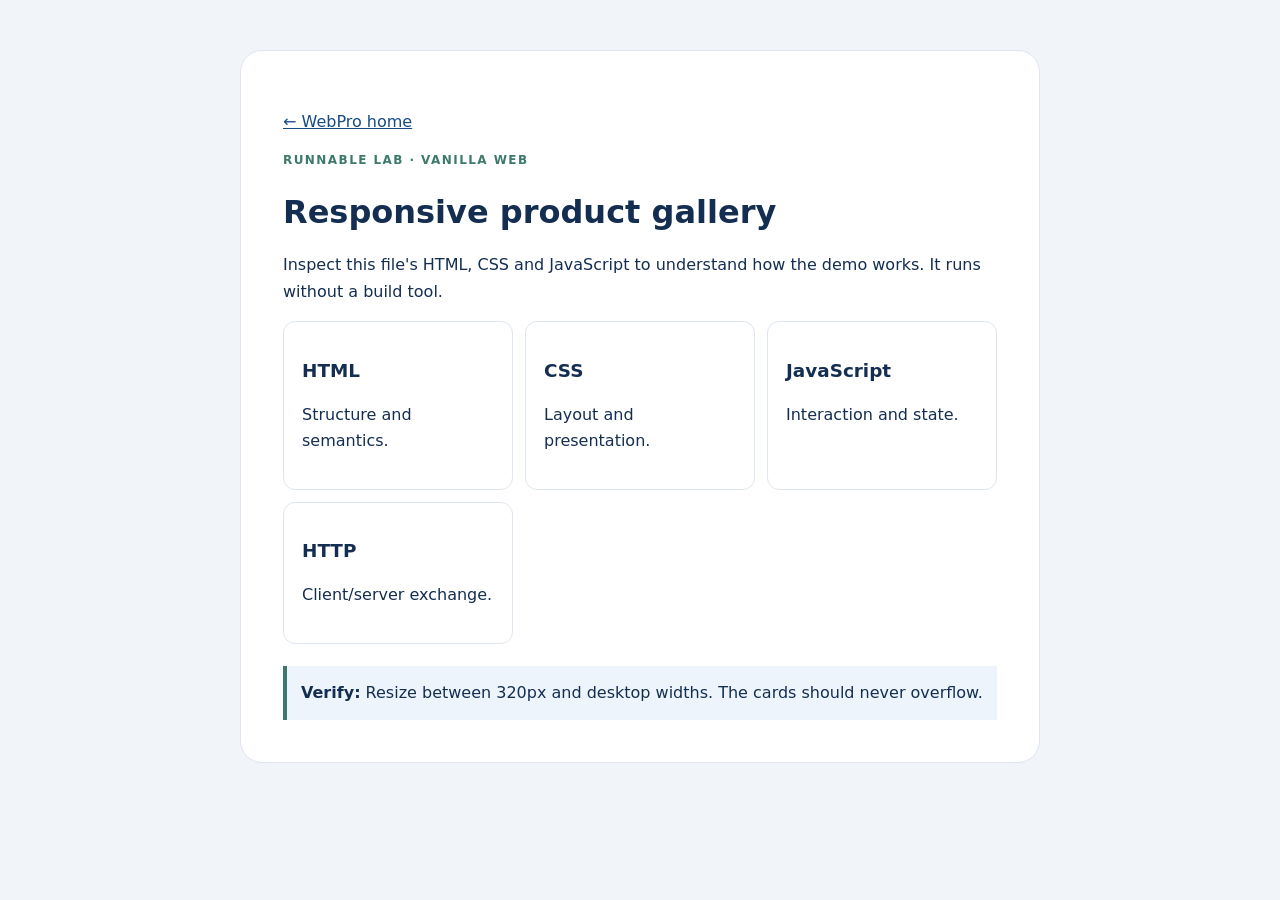
<file: projects/responsive-grid.html>
<!doctype html><html lang="en"><head><meta charset="utf-8"><meta name="viewport" content="width=device-width,initial-scale=1"><title>Responsive product gallery | WebPro Lab</title><style>*{box-sizing:border-box}body{font:16px/1.65 system-ui,sans-serif;background:#f1f4f8;color:#142e52;margin:0;padding:clamp(16px,4vw,50px)}main{max-width:800px;margin:auto;background:white;border:1px solid #dfe6ef;border-radius:22px;padding:clamp(20px,4vw,42px)}h1{line-height:1.2}h2{font-size:1.15rem}label{display:block;font-weight:650;margin:14px 0}input,textarea{display:block;width:100%;padding:12px;margin-top:5px;border:1px solid #aab8c9;border-radius:10px;font:inherit}button{border:0;background:#142e52;color:white;border-radius:10px;padding:11px 16px;font:inherit;font-weight:700;cursor:pointer;margin:5px 5px 5px 0}button:focus-visible,input:focus-visible,textarea:focus-visible{outline:3px solid #d68a34;outline-offset:3px}.grid{display:grid;grid-template-columns:repeat(auto-fit,minmax(min(100%,190px),1fr));gap:12px}.grid article{padding:18px;border:1px solid #dfe6ef;border-radius:12px}.count{font-size:3rem;font-weight:800}.output,pre{background:#f1f4f8;padding:15px;border-radius:10px;overflow:auto}li{margin:8px 0}#status{color:#3d7a6b;font-weight:650}.note{background:#edf4fb;border-left:4px solid #3d7a6b;padding:14px;margin-top:22px}a{color:#174b85}</style></head><body><main><p><a href="../index.html">← WebPro home</a></p><p style="font-size:.75rem;font-weight:800;letter-spacing:.12em;color:#3d7a6b">RUNNABLE LAB · VANILLA WEB</p><h1>Responsive product gallery</h1><p>Inspect this file's HTML, CSS and JavaScript to understand how the demo works. It runs without a build tool.</p><div class="grid"><article><h2>HTML</h2><p>Structure and semantics.</p></article><article><h2>CSS</h2><p>Layout and presentation.</p></article><article><h2>JavaScript</h2><p>Interaction and state.</p></article><article><h2>HTTP</h2><p>Client/server exchange.</p></article></div><aside class="note"><strong>Verify:</strong> Resize between 320px and desktop widths. The cards should never overflow.</aside></main><script>/* CSS handles the layout. Resize the window to see columns adapt. */</script></body></html>
</file>
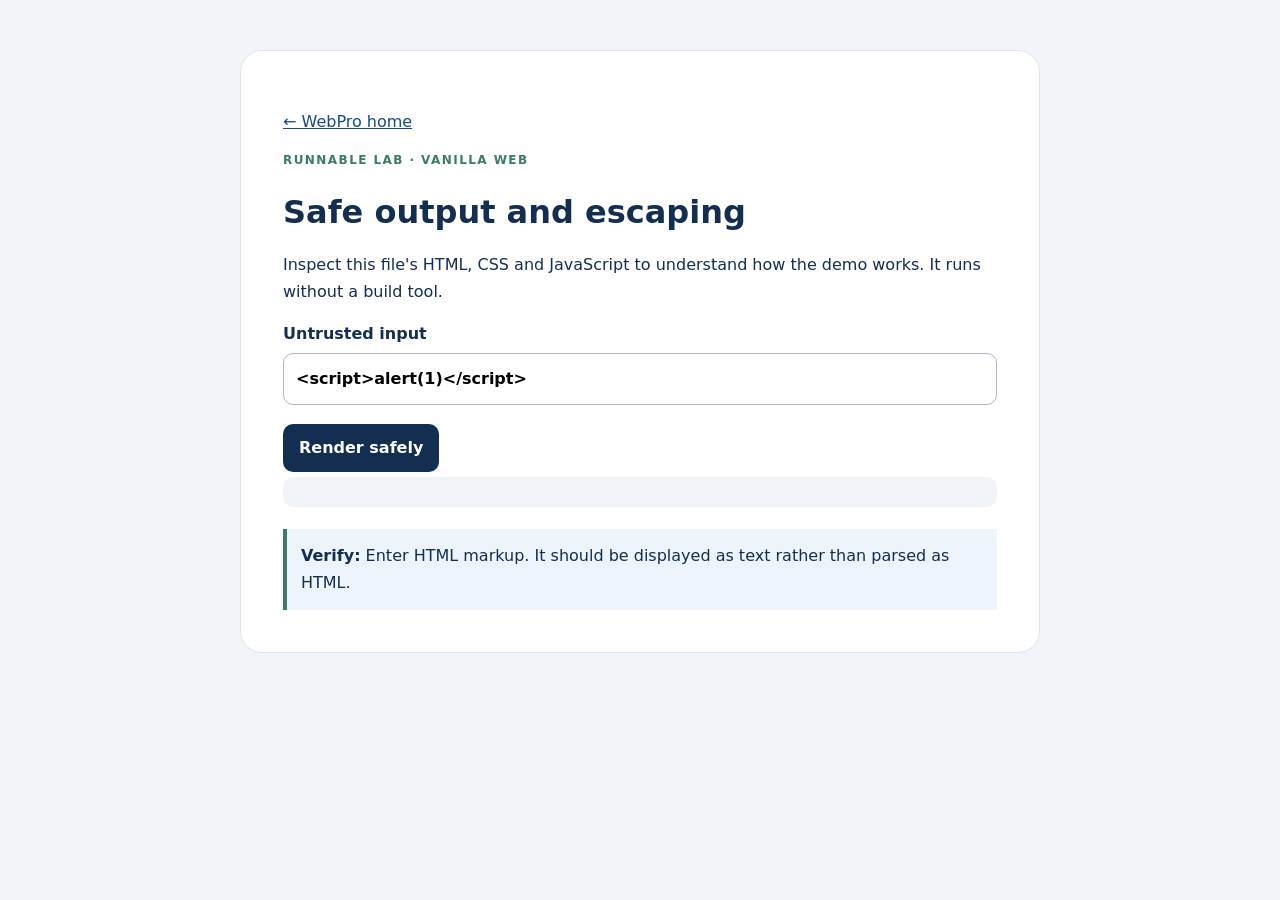
<file: projects/security-output.html>
<!doctype html><html lang="en"><head><meta charset="utf-8"><meta name="viewport" content="width=device-width,initial-scale=1"><title>Safe output and escaping | WebPro Lab</title><style>*{box-sizing:border-box}body{font:16px/1.65 system-ui,sans-serif;background:#f1f4f8;color:#142e52;margin:0;padding:clamp(16px,4vw,50px)}main{max-width:800px;margin:auto;background:white;border:1px solid #dfe6ef;border-radius:22px;padding:clamp(20px,4vw,42px)}h1{line-height:1.2}h2{font-size:1.15rem}label{display:block;font-weight:650;margin:14px 0}input,textarea{display:block;width:100%;padding:12px;margin-top:5px;border:1px solid #aab8c9;border-radius:10px;font:inherit}button{border:0;background:#142e52;color:white;border-radius:10px;padding:11px 16px;font:inherit;font-weight:700;cursor:pointer;margin:5px 5px 5px 0}button:focus-visible,input:focus-visible,textarea:focus-visible{outline:3px solid #d68a34;outline-offset:3px}.grid{display:grid;grid-template-columns:repeat(auto-fit,minmax(min(100%,190px),1fr));gap:12px}.grid article{padding:18px;border:1px solid #dfe6ef;border-radius:12px}.count{font-size:3rem;font-weight:800}.output,pre{background:#f1f4f8;padding:15px;border-radius:10px;overflow:auto}li{margin:8px 0}#status{color:#3d7a6b;font-weight:650}.note{background:#edf4fb;border-left:4px solid #3d7a6b;padding:14px;margin-top:22px}a{color:#174b85}</style></head><body><main><p><a href="../index.html">← WebPro home</a></p><p style="font-size:.75rem;font-weight:800;letter-spacing:.12em;color:#3d7a6b">RUNNABLE LAB · VANILLA WEB</p><h1>Safe output and escaping</h1><p>Inspect this file's HTML, CSS and JavaScript to understand how the demo works. It runs without a build tool.</p><label>Untrusted input <input id="untrusted" value="&lt;script&gt;alert(1)&lt;/script&gt;"></label><button id="show">Render safely</button><div id="safe" class="output"></div><aside class="note"><strong>Verify:</strong> Enter HTML markup. It should be displayed as text rather than parsed as HTML.</aside></main><script>document.querySelector('#show').onclick=()=>{const value=document.querySelector('#untrusted').value;document.querySelector('#safe').textContent=value};</script></body></html>
</file>
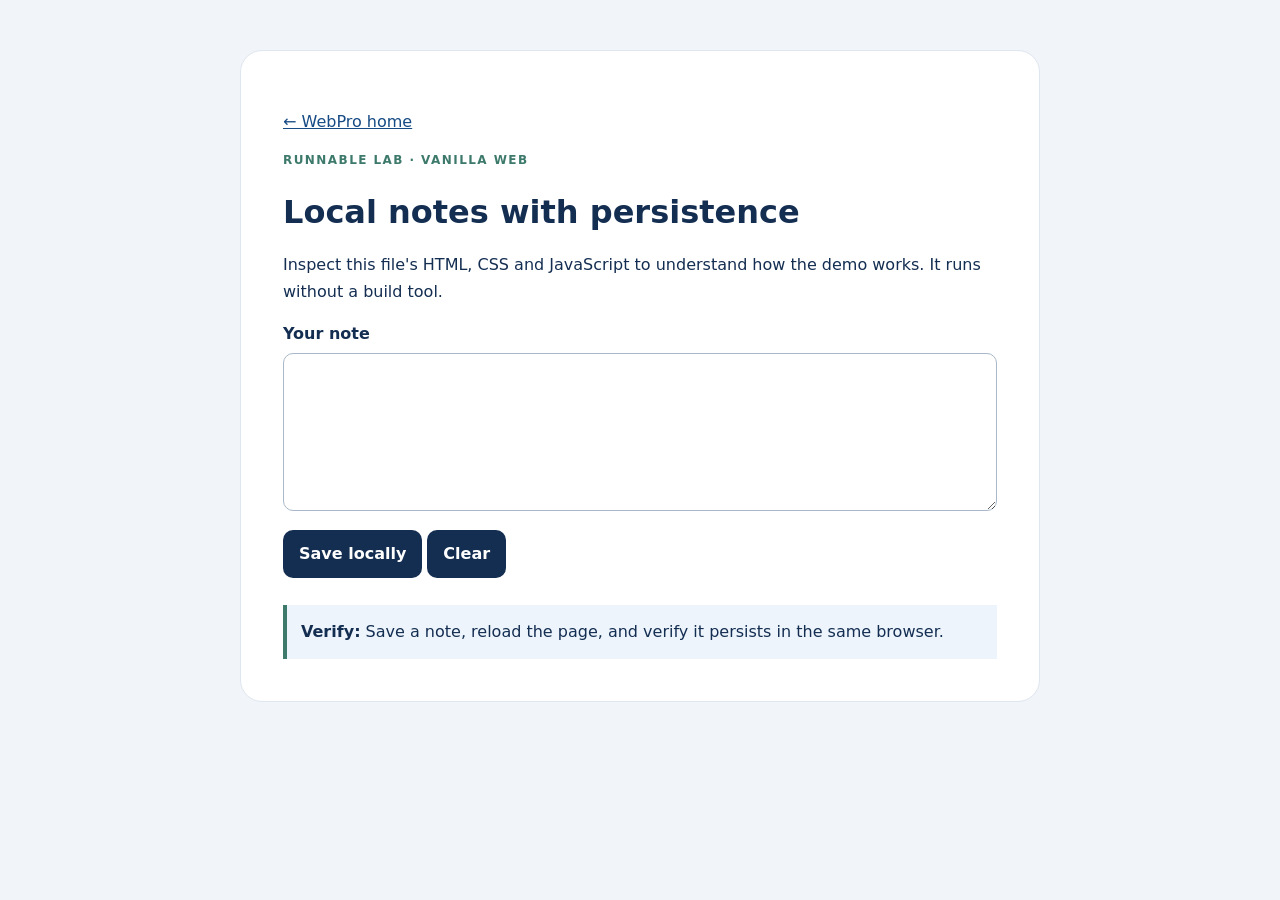
<file: projects/storage-notes.html>
<!doctype html><html lang="en"><head><meta charset="utf-8"><meta name="viewport" content="width=device-width,initial-scale=1"><title>Local notes with persistence | WebPro Lab</title><style>*{box-sizing:border-box}body{font:16px/1.65 system-ui,sans-serif;background:#f1f4f8;color:#142e52;margin:0;padding:clamp(16px,4vw,50px)}main{max-width:800px;margin:auto;background:white;border:1px solid #dfe6ef;border-radius:22px;padding:clamp(20px,4vw,42px)}h1{line-height:1.2}h2{font-size:1.15rem}label{display:block;font-weight:650;margin:14px 0}input,textarea{display:block;width:100%;padding:12px;margin-top:5px;border:1px solid #aab8c9;border-radius:10px;font:inherit}button{border:0;background:#142e52;color:white;border-radius:10px;padding:11px 16px;font:inherit;font-weight:700;cursor:pointer;margin:5px 5px 5px 0}button:focus-visible,input:focus-visible,textarea:focus-visible{outline:3px solid #d68a34;outline-offset:3px}.grid{display:grid;grid-template-columns:repeat(auto-fit,minmax(min(100%,190px),1fr));gap:12px}.grid article{padding:18px;border:1px solid #dfe6ef;border-radius:12px}.count{font-size:3rem;font-weight:800}.output,pre{background:#f1f4f8;padding:15px;border-radius:10px;overflow:auto}li{margin:8px 0}#status{color:#3d7a6b;font-weight:650}.note{background:#edf4fb;border-left:4px solid #3d7a6b;padding:14px;margin-top:22px}a{color:#174b85}</style></head><body><main><p><a href="../index.html">← WebPro home</a></p><p style="font-size:.75rem;font-weight:800;letter-spacing:.12em;color:#3d7a6b">RUNNABLE LAB · VANILLA WEB</p><h1>Local notes with persistence</h1><p>Inspect this file's HTML, CSS and JavaScript to understand how the demo works. It runs without a build tool.</p><label>Your note <textarea id="note" rows="5" maxlength="3000"></textarea></label><div class="actions"><button id="save">Save locally</button><button id="clear">Clear</button></div><p id="status" role="status"></p><aside class="note"><strong>Verify:</strong> Save a note, reload the page, and verify it persists in the same browser.</aside></main><script>const key='webpro-demo-note';const note=document.querySelector('#note');const status=document.querySelector('#status');try{note.value=localStorage.getItem(key)||''}catch{status.textContent='Storage is unavailable'}document.querySelector('#save').onclick=()=>{try{localStorage.setItem(key,note.value);status.textContent='Saved on this device'}catch{status.textContent='Unable to save'}};document.querySelector('#clear').onclick=()=>{note.value='';try{localStorage.removeItem(key)}catch{}status.textContent='Cleared'};</script></body></html>
</file>
<file: styles.css>
:root{
    --navy:#142E52;
    --navy-2:#1B3B68;
    --orange:#D68A34;
    --teal:#3D7A6B;
    --red:#B4472E;
    --purple:#6B5B95;
    --slate:#4B5F73;
    --blue:#2D6FE0;
    --amber:#C6A040;
    --bg:#EEF0F5;
    --card:#FFFFFF;
    --ink:#152A45;
    --text-dim:#6B7280;
    --line:#E4E6ED;
    --radius:18px;
    --font:'Inter', sans-serif;
    --mono:'JetBrains Mono', monospace;
  }
  *{ box-sizing:border-box; margin:0; padding:0; }
  html, body{ height:100%; background:var(--bg); font-family:var(--font); color:var(--ink); }
  body{ overflow-x:hidden; -webkit-font-smoothing:antialiased; }
  a{ color:inherit; text-decoration:none; }
  button{ font-family:inherit; cursor:pointer; background:none; border:none; }
  ul{ list-style:none; }
  code{ font-family:var(--mono); background:rgba(20,46,82,.06); padding:1px 5px; border-radius:4px; font-size:.85em; }

  .view{ display:none; min-height:100vh; padding-bottom:86px; }
  .view.active{ display:block; }
  .view.enter-push{ animation:pushIn .28s ease both; }
  .view.exit-push{ display:block; position:absolute; inset:0; z-index:1; animation:pushOut .28s ease both; pointer-events:none; }
  .view.enter-pop{ animation:popIn .28s ease both; }
  .view.exit-pop{ display:block; position:absolute; inset:0; z-index:1; animation:popOut .28s ease both; pointer-events:none; }
  @keyframes pushIn{ from{ transform:translateX(100%); } to{ transform:translateX(0); } }
  @keyframes pushOut{ from{ transform:translateX(0); } to{ transform:translateX(-25%); opacity:.7; } }
  @keyframes popIn{ from{ transform:translateX(-25%); opacity:.7; } to{ transform:translateX(0); opacity:1; } }
  @keyframes popOut{ from{ transform:translateX(0); } to{ transform:translateX(100%); } }
  @media (prefers-reduced-motion: reduce){
    .view.enter-push, .view.exit-push, .view.enter-pop, .view.exit-pop{ animation:none; }
  }

  .app-header{
    background:linear-gradient(160deg, var(--navy) 0%, var(--navy-2) 100%);
    border-radius:0 0 26px 26px;
    padding:26px 20px 30px;
    color:#fff;
  }
  .app-header .eyebrow{ font-size:.75rem; font-weight:700; letter-spacing:.14em; color:var(--orange); margin-bottom:6px; }
  .app-header h1{ font-size:1.4rem; font-weight:800; margin-bottom:10px; line-height:1.2; }
  .app-header p{ font-size:.9rem; color:#C7D2E3; line-height:1.5; max-width:44ch; }
  .sub-header{
    background:linear-gradient(160deg, var(--navy) 0%, var(--navy-2) 100%);
    border-radius:0 0 20px 20px;
    padding:18px 20px 20px;
    color:#fff;
    display:flex; align-items:center; gap:12px;
  }
  .sub-back{ width:34px; height:34px; border-radius:50%; background:rgba(255,255,255,.12); color:#fff; display:flex; align-items:center; justify-content:center; flex-shrink:0; }
  .sub-header-text .eyebrow{ font-size:.68rem; font-weight:700; letter-spacing:.12em; color:var(--orange); margin-bottom:3px; }
  .sub-header-text h2{ font-size:1.15rem; font-weight:800; }

  .wrap{ padding:22px 18px 0; }
  .section-label{ font-size:.75rem; font-weight:700; letter-spacing:.1em; color:var(--text-dim); text-transform:uppercase; margin-bottom:12px; }

  .quick-grid{ display:grid; grid-template-columns:1fr 1fr; gap:14px; margin-bottom:28px; }
  .quick-card{
    width:100%;
    background:var(--card); border-radius:var(--radius); padding:18px 16px;
    box-shadow:0 4px 16px rgba(20,46,82,.06); text-align:left; display:block;
  }
  .icon-badge{ width:44px; height:44px; border-radius:12px; display:flex; align-items:center; justify-content:center; margin-bottom:14px; color:#fff; }
  .quick-card h3{ font-size:1rem; font-weight:800; color:var(--navy); margin-bottom:5px; }
  .quick-card p{ font-size:.82rem; color:var(--text-dim); line-height:1.45; }

  .list-row{
    width:100%;
    background:var(--card); border-radius:16px; padding:16px; margin-bottom:12px;
    display:flex; align-items:center; gap:14px;
    border-left:4px solid var(--row-color, var(--navy));
    box-shadow:0 4px 14px rgba(20,46,82,.05);
  }
  .row-symbol{
    width:44px; height:44px; flex-shrink:0; border-radius:10px;
    display:flex; align-items:center; justify-content:center;
    background:var(--row-color, var(--navy)); color:#fff;
    font-family:var(--mono); font-weight:700; font-size:.78rem;
  }
  .row-text{ flex:1; min-width:0; }
  .row-text h3{ font-size:1.02rem; font-weight:800; color:var(--navy); margin-bottom:3px; }
  .row-text p{ font-size:.8rem; color:var(--text-dim); line-height:1.4; }
  .row-count{ font-size:.72rem; color:var(--text-dim); font-weight:600; margin-top:4px; }
  .row-chevron{ color:#B8C0CC; flex-shrink:0; }

  .topic-row{
    width:100%;
    background:var(--card); border-radius:14px; padding:15px 16px; margin-bottom:10px;
    display:flex; align-items:center; gap:12px;
  }
  .topic-row .topic-text{ flex:1; min-width:0; }
  .topic-row h4{ font-size:.94rem; font-weight:700; color:var(--navy); margin-bottom:3px; }
  .topic-row p{ font-size:.8rem; color:var(--text-dim); line-height:1.42; }
  .row-chevron-sm{ color:#B8C0CC; flex-shrink:0; }

  .detail-wrap{ padding:20px 18px 40px; }
  .detail-summary{ font-size:.95rem; line-height:1.6; color:var(--ink); margin-bottom:20px; }
  .detail-h3{ font-size:1rem; font-weight:800; color:var(--navy); margin:26px 0 12px; }
  .detail-h3:first-of-type{ margin-top:0; }
  .step-list{ margin-bottom:6px; }
  .step-list li{ display:flex; gap:14px; padding:13px 0; border-bottom:1px solid var(--line); }
  .step-list li:last-child{ border-bottom:none; }
  .step-num{ flex-shrink:0; width:26px; height:26px; border-radius:50%; background:var(--navy); color:#fff; display:flex; align-items:center; justify-content:center; font-size:.76rem; font-weight:700; }
  .step-body{ font-size:.9rem; line-height:1.55; color:var(--ink); padding-top:2px; }
  .step-body strong{ color:var(--navy); }

  .symbol-card{ background:var(--card); border-radius:16px; padding:20px; margin-bottom:6px; box-shadow:0 4px 14px rgba(20,46,82,.05); text-align:center; }
  .symbol-card svg{ width:100%; max-width:320px; height:auto; }
  .symbol-caption{ font-size:.78rem; color:var(--text-dim); margin-top:10px; }

  .diagram-card{ background:var(--card); border-radius:16px; padding:18px; margin-bottom:6px; box-shadow:0 4px 14px rgba(20,46,82,.05); }
  .diagram-card svg{ width:100%; height:auto; display:block; }
  .diagram-caption{ font-size:.78rem; color:var(--text-dim); margin-top:10px; text-align:center; line-height:1.4; }

  .tip-box{ background:rgba(214,138,52,.1); border-left:4px solid var(--orange); border-radius:10px; padding:13px 15px; font-size:.85rem; color:#6B4A1F; line-height:1.5; margin-bottom:6px; }
  .warn-box{ background:rgba(180,71,46,.1); border-left:4px solid var(--red); border-radius:10px; padding:13px 15px; font-size:.85rem; color:#7A3020; line-height:1.5; margin-bottom:6px; }
  .info-box{ background:rgba(61,122,107,.1); border-left:4px solid var(--teal); border-radius:10px; padding:13px 15px; font-size:.85rem; color:#204A40; line-height:1.5; margin-bottom:6px; }
  .interview-box{ background:rgba(45,111,224,.08); border-left:4px solid var(--blue); border-radius:10px; padding:13px 15px; font-size:.85rem; color:#1A3E7A; line-height:1.5; margin-bottom:6px; }

  .spec-table, .type-table{ width:100%; border-collapse:collapse; margin-bottom:6px; font-size:.82rem; }
  .spec-table th, .type-table th{ text-align:left; font-size:.68rem; text-transform:uppercase; letter-spacing:.05em; color:var(--text-dim); padding:8px 9px; border-bottom:2px solid var(--line); }
  .spec-table td, .type-table td{ padding:9px; border-bottom:1px solid var(--line); color:var(--ink); vertical-align:top; }
  .spec-table td strong, .type-table td strong{ color:var(--navy); display:block; margin-bottom:2px; }
  .spec-table td.mono, .type-table td.mono{ font-family:var(--mono); font-size:.78rem; }

  .code-block{
    background:#0F1620; color:#D8F0DC; font-family:var(--mono); font-size:.78rem; line-height:1.6;
    border-radius:12px; padding:14px 16px; margin-bottom:14px; overflow-x:auto; white-space:pre;
  }

  .empty-state{ text-align:center; padding:50px 20px; color:var(--text-dim); }
  .empty-state svg{ margin-bottom:10px; color:#C7CCD6; }

  .app-toolbar{
    position:fixed; left:0; right:0; bottom:0; z-index:100;
    display:flex; background:#fff; border-top:1px solid var(--line);
    padding-bottom:env(safe-area-inset-bottom);
  }
  .tab-btn{ flex:1; display:flex; flex-direction:column; align-items:center; gap:4px; padding:10px 0 8px; color:var(--text-dim); font-size:.7rem; font-weight:600; }
  .tab-btn.active{ color:var(--navy); }
  .tab-btn svg{ opacity:.75; }
  .tab-btn.active svg{ opacity:1; }

/* WebPro visual refresh */
:root{--bg:#f1f4f8;--line:#dfe6ef;--text-dim:#58677b;--radius:17px}
html{scroll-behavior:smooth}body{line-height:1.55}button:focus-visible,input:focus-visible{outline:3px solid #d68a34;outline-offset:3px}
.app-header{padding:23px max(22px,calc((100vw - 1100px)/2)) 25px;border-radius:0 0 22px 22px}
.app-header h1{font-size:clamp(1.4rem,3vw,1.9rem)}.app-header p{max-width:72ch}
.wrap,.detail-wrap{max-width:1150px;margin-inline:auto;padding-inline:22px}.wrap{padding-top:23px}.detail-wrap{padding-top:26px}
.section-heading{display:flex;justify-content:space-between;align-items:end;gap:12px;margin:30px 0 14px}.section-heading h2{font-size:clamp(1.08rem,2vw,1.35rem);line-height:1.3;color:var(--navy)}.section-heading .section-label{margin:0 0 3px;color:#59728e;font-size:.68rem}.text-action{font-size:.79rem;font-weight:750;color:var(--navy);white-space:nowrap;padding:8px}
.workspace-hero{display:grid;grid-template-columns:1.12fr .88fr;align-items:center;gap:12px;background:linear-gradient(120deg,#17345b,#274c79);border-radius:23px;overflow:hidden;color:white;padding:25px 26px;min-height:265px;box-shadow:0 12px 32px rgba(20,46,82,.13)}.workspace-copy{position:relative;z-index:1}.hero-kicker{font-size:.68rem;letter-spacing:.14em;font-weight:800;color:#f5b36a}.workspace-copy h2{font-size:clamp(1.6rem,3.5vw,2.5rem);line-height:1.15;letter-spacing:-.04em;margin:12px 0}.workspace-copy h2 em{font-style:normal;color:#ffbf77}.workspace-copy p{color:#dce8f6;font-size:.88rem;max-width:49ch;line-height:1.65}.hero-action{display:inline-flex;align-items:center;gap:18px;margin-top:19px;padding:11px 14px 11px 18px;background:white;color:#17345b;border-radius:30px;font-size:.83rem;font-weight:800}.hero-action span{display:grid;place-items:center;width:27px;height:27px;background:#edf2f8;border-radius:50%;font-size:1.15rem}.workspace-art{display:block;width:100%;max-height:255px;object-fit:contain}
.quick-grid{grid-template-columns:repeat(4,minmax(0,1fr));gap:12px;margin-bottom:10px}.quick-card{position:relative;min-height:166px;border:1px solid var(--line);padding:18px 17px 48px;transition:transform .18s,box-shadow .18s}.quick-card:after,.list-row:after,.topic-row:after{content:'›';display:grid;place-items:center;position:absolute;right:14px;bottom:13px;width:30px;height:30px;border-radius:50%;background:#edf2f7;color:#17345b;font-size:24px;font-weight:400;line-height:1}.quick-card:hover,.list-row:hover,.topic-row:hover{transform:translateY(-2px);box-shadow:0 9px 25px rgba(20,46,82,.10)}.quick-card .icon-badge{width:42px;height:42px;border-radius:12px;margin-bottom:12px}.quick-card p{font-size:.79rem;line-height:1.5}
.home-tech-grid,.home-categories,.library-grid,.topic-grid{display:grid;grid-template-columns:repeat(2,minmax(0,1fr));gap:12px}.home-tech-grid{grid-template-columns:repeat(3,minmax(0,1fr))}.home-categories{margin-bottom:25px}.list-row,.topic-row{position:relative;margin:0;min-width:0;border:1px solid var(--line);border-left:1px solid var(--line);text-align:left;align-items:flex-start;padding:18px 47px 18px 17px;transition:transform .18s,box-shadow .18s}.list-row .row-chevron,.topic-row .row-chevron-sm{display:none}.list-row:after,.topic-row:after{right:13px;top:50%;bottom:auto;transform:translateY(-50%)}.row-symbol{background:color-mix(in srgb,var(--row-color,var(--navy)) 12%,white)!important;color:var(--row-color,var(--navy));width:45px;height:45px;border-radius:13px}.row-symbol svg{stroke:currentColor}.row-text h3{font-size:.96rem}.row-text p,.topic-row p{font-size:.8rem;line-height:1.55}.library-intro{font-size:.9rem;color:var(--slate);margin-bottom:17px;max-width:70ch}
.topic-row{min-height:112px}.topic-row h4{font-size:.96rem}.sub-header{padding:20px max(22px,calc((100vw - 1100px)/2));}.detail-summary{font-size:1rem;line-height:1.8;max-width:85ch}.detail-h3{font-size:1.06rem;margin-top:30px}.step-list{display:grid;gap:12px;counter-reset:steps}.step-list li{background:#fff;border:1px solid var(--line);border-radius:17px;padding:18px 20px;box-shadow:0 3px 12px rgba(20,46,82,.035);gap:16px}.step-num{width:38px;height:38px;font-size:.86rem}.step-body{line-height:1.8;font-size:.91rem;flex:1}.step-list li:last-child{border:1px solid var(--line)}.step-list li .step-body:before{content:'STEP ' counter(steps) ;display:block;font-size:.69rem;font-weight:800;color:var(--teal);letter-spacing:.07em;margin-bottom:5px}.step-list li{counter-increment:steps}
.diagram-card,.symbol-card{padding:20px;border:1px solid var(--line);margin:15px auto 24px;max-width:850px}.diagram-card svg{max-height:310px;max-width:720px;margin:auto}.diagram-caption{font-size:.83rem;line-height:1.65}.spec-table,.type-table{background:white;font-size:.88rem}.spec-table td,.type-table td{padding:13px 14px;line-height:1.65}.spec-table th,.type-table th{padding:12px 14px}.code-block{white-space:pre;overflow:auto;line-height:1.8}.tip-box,.warn-box,.info-box,.interview-box{padding:17px 19px;line-height:1.7;margin:12px 0}.search-label{display:block;font-weight:800;margin-bottom:10px}.search-input{width:100%;border:1px solid #cbd6e4;border-radius:15px;background:white;padding:17px;font:inherit;color:var(--navy)}.search-hint{font-size:.8rem;color:var(--text-dim);margin:13px 0 18px}.search-result-type{display:block;font-size:.66rem;letter-spacing:.08em;color:var(--teal);font-weight:800;margin-bottom:4px}.app-toolbar{justify-content:center;box-shadow:0 -4px 22px rgba(20,46,82,.045)}.tab-btn{max-width:240px;padding:12px 0 10px}.tab-btn.active{font-weight:800}
@media(max-width:850px){.quick-grid{grid-template-columns:repeat(2,minmax(0,1fr))}.home-tech-grid{grid-template-columns:repeat(2,minmax(0,1fr))}.workspace-hero{grid-template-columns:1.1fr .9fr}}
@media(max-width:620px){.wrap,.detail-wrap{padding-inline:18px}.workspace-hero{grid-template-columns:1fr;padding:23px 21px 12px}.workspace-art{max-height:170px;width:85%;justify-self:center}.quick-grid,.home-tech-grid,.home-categories,.library-grid,.topic-grid{grid-template-columns:1fr}.quick-card{display:grid;grid-template-columns:47px 1fr;grid-template-rows:auto auto;column-gap:12px;min-height:0;padding:15px 53px 15px 15px}.quick-card .icon-badge{grid-row:1/3;margin:0}.quick-card h3{margin:0 0 2px}.quick-card:after{top:50%;bottom:auto;transform:translateY(-50%)}.list-row{padding:16px 48px 16px 14px}.section-heading{margin-top:25px}.step-list li{padding:17px 15px}.detail-summary{font-size:.96rem}.spec-table,.type-table{display:block;overflow-x:auto;max-width:100%}.workspace-copy h2{font-size:1.75rem}}
@media(min-width:1200px){.app-toolbar{left:50%;right:auto;transform:translateX(-50%);width:min(100%,1150px);border-radius:18px 18px 0 0}.view{padding-bottom:110px}}
@media(prefers-reduced-motion:reduce){.quick-card,.list-row,.topic-row{transition:none}}

.guide-heading{display:flex;align-items:center;justify-content:space-between;gap:10px;margin:22px 0 14px}.guide-heading .detail-h3{margin:0}.guide-heading span{font-size:.78rem;color:var(--text-dim)}

/* v2: earlier stacking and code-first reading improvements */
@media(max-width:1050px){.quick-grid{grid-template-columns:repeat(2,minmax(0,1fr))}.home-tech-grid{grid-template-columns:repeat(2,minmax(0,1fr))}}
@media(max-width:900px){.home-categories,.library-grid,.topic-grid,.home-tech-grid{grid-template-columns:1fr}.workspace-hero{grid-template-columns:1fr}.workspace-art{max-height:175px;width:min(80%,360px);justify-self:center}.quick-grid{grid-template-columns:1fr}.quick-card{display:grid;grid-template-columns:48px 1fr;grid-template-rows:auto auto;gap:2px 12px;min-height:0;padding:16px 54px 16px 16px}.quick-card .icon-badge{grid-row:1/3;margin:0}.quick-card:after{top:50%;bottom:auto;transform:translateY(-50%)}}
@media(max-width:650px){.detail-wrap,.wrap{padding-inline:16px}.step-list li{gap:11px;padding:15px 13px}.step-num{width:33px;height:33px}.step-body{font-size:.9rem}.workspace-hero{padding:22px 20px 12px}}
.example-section{margin:28px 0 34px;padding:20px;border:1px solid var(--line);border-radius:18px;background:white;box-shadow:0 4px 15px rgba(20,46,82,.045)}
.example-title{display:flex;justify-content:space-between;align-items:center;gap:12px}.example-title h3{font-size:1.08rem;color:var(--navy)}.example-title span{font-size:.66rem;letter-spacing:.08em;font-weight:800;color:var(--teal)}.example-intro{font-size:.9rem;color:var(--slate);margin:9px 0 14px}.example-code-wrap{position:relative}.example-code{padding:48px 17px 18px;background:#111c2c;color:#e2f0ff;border-radius:13px;overflow-x:auto;font: .83rem/1.75 var(--mono);white-space:pre;tab-size:2}.copy-example{position:absolute;right:10px;top:10px;background:#344a66;color:white;border-radius:7px;padding:6px 10px;font-size:.72rem;font-weight:700}.copy-example:hover{background:#486589}.example-note{margin-top:13px;color:var(--slate);font-size:.85rem;line-height:1.65}.example-note strong{color:var(--navy)}
@media(max-width:450px){.example-section{padding:14px}.example-code{font-size:.74rem}.example-title{align-items:flex-start;flex-direction:column;gap:3px}}

/* v3: full-depth study cards */
.deep-dive{margin:26px 0 40px;padding:clamp(18px,3vw,28px);background:#fff;border:1px solid #dce4ed;border-radius:20px;box-shadow:0 7px 22px rgba(20,46,82,.045)}
.deep-kicker{font-size:.71rem;font-weight:800;letter-spacing:.11em;color:#3d7a6b;margin-bottom:8px}
.deep-dive h3{font-size:1.2rem;line-height:1.3;color:#142e52;margin:0 0 8px}
.deep-lead{line-height:1.65;color:#4b5f73;margin-bottom:20px}
.deep-activity{display:flex;gap:14px;border-top:1px solid #e4e6ed;padding:18px 0}
.deep-number{flex:0 0 32px;height:32px;display:grid;place-items:center;border-radius:10px;background:#eaf2f9;color:#142e52;font-weight:800;font-size:.78rem}
.deep-activity h4{font-size:.94rem;color:#142e52;margin:0 0 7px}
.deep-activity p,.deep-reveal p{font-size:.91rem;line-height:1.7;color:#34495e}
.deep-reveal{border:1px solid #dce4ed;border-radius:12px;background:#f7f9fc;margin:8px 0 18px;overflow:hidden}
.deep-reveal summary{padding:15px 17px;cursor:pointer;font-weight:750;color:#142e52}
.deep-reveal>div{padding:0 17px 17px;display:grid;gap:12px}
.deep-progress{padding:14px;border-radius:12px;background:#eaf4f0;color:#22594c;font-size:.9rem;font-weight:700}
.deep-progress label{display:flex;gap:10px;align-items:center;cursor:pointer}
.deep-progress input{width:18px;height:18px;accent-color:#3d7a6b}
@media(max-width:900px){.quick-grid,.home-guides-grid,.topic-grid,#homeTechList,#homeCategoryList{grid-template-columns:1fr!important}}
@media(max-width:600px){.deep-dive{padding:16px;border-radius:15px}.deep-activity{gap:10px}.detail-wrap{padding-left:16px;padding-right:16px}.example-code{font-size:.78rem;line-height:1.6}}

/* v4 masterclass */
.mc-course{margin:28px 0 48px;padding:clamp(17px,3vw,28px);border:1px solid #dce4ed;border-radius:20px;background:#fff}.mc-label,.mc-index{display:block;color:#3d7a6b;font-size:.7rem;letter-spacing:.08em;font-weight:850}.mc-course h3{font-size:1.3rem;margin:8px 0;color:#142e52}.mc-intro{color:#4b5f73;line-height:1.75;margin-bottom:22px}.mc-grid{display:grid;grid-template-columns:repeat(2,minmax(0,1fr));gap:12px}.mc-grid article{background:#f6f8fb;border:1px solid #e0e7ef;border-radius:14px;padding:19px;min-width:0}.mc-grid h4,.mc-lab h4{font-size:1rem;margin:8px 0;color:#142e52}.mc-grid p,.mc-lab p{font-size:.9rem;line-height:1.75;color:#40556c}.mc-grid details{margin-top:14px;padding-top:12px;border-top:1px solid #dce4ed}.mc-grid summary{cursor:pointer;font-weight:750;color:#245b85}.mc-grid details p{margin-top:10px}.mc-lab{display:flex;justify-content:space-between;align-items:center;gap:20px;margin-top:16px;padding:21px;background:#eaf4f0;border:1px solid #c8e2d8;border-radius:14px}.mc-open{flex-shrink:0;display:inline-block;background:#142e52;color:white;padding:11px 17px;border-radius:10px;font-weight:800;font-size:.85rem}.mc-reflection{margin-top:24px}.mc-reflection label{display:block;font-weight:800;margin-bottom:9px}.mc-notes{width:100%;min-height:105px;padding:13px 14px;border:1px solid #b7c7d6;border-radius:11px;font:inherit;resize:vertical;color:#142e52}.mc-save-status{font-size:.77rem;color:#5d6d7e;margin-top:6px}@media(max-width:850px){.mc-grid{grid-template-columns:1fr}.mc-lab{flex-direction:column;align-items:flex-start}}@media(max-width:450px){.mc-course{padding:15px}.mc-grid article{padding:15px}}

/* WebPro verified visual library and navigation ergonomics */
.sub-header{position:sticky;top:0;z-index:110;background:#19375f;box-shadow:0 5px 14px rgba(20,46,82,.08)}
.verified-diagram img{display:block;width:100%;max-width:720px;height:auto;max-height:none;margin:auto;border-radius:12px}
.verified-diagram figcaption{margin-top:12px;color:#5b6d83}
.view{padding-bottom:calc(145px + env(safe-area-inset-bottom))!important}
@media(max-width:600px){.verified-diagram{padding:10px!important}.sub-header{padding:15px 20px}}
</file>
<file: pro-academy-nav.css>
/* Shared Pro Academy navigation v1 — identical in all four apps.
   Per-app destinations remain unchanged. */
:root{--pro-nav-navy:#142e52;--pro-nav-accent:#e6a34c}
.view{padding-bottom:calc(125px + env(safe-area-inset-bottom))!important}
.app-toolbar{
  position:fixed!important;z-index:1000!important;
  left:50%!important;right:auto!important;
  bottom:calc(12px + env(safe-area-inset-bottom))!important;
  transform:translateX(-50%)!important;
  width:min(calc(100% - 24px),740px)!important;
  display:flex!important;align-items:stretch!important;
  gap:5px!important;padding:9px!important;
  background:rgba(255,255,255,.97)!important;
  border:1px solid rgba(20,46,82,.12)!important;
  border-radius:25px!important;
  box-shadow:0 14px 45px rgba(20,46,82,.18),0 2px 8px rgba(20,46,82,.06)!important;
  backdrop-filter:blur(16px);-webkit-backdrop-filter:blur(16px);
}
.app-toolbar .tab-btn{
  position:relative!important;flex:1 1 0!important;min-width:0!important;
  min-height:64px!important;padding:9px 3px 8px!important;
  display:flex!important;flex-direction:column!important;
  align-items:center!important;justify-content:center!important;gap:6px!important;
  border:0!important;border-radius:17px!important;
  background:transparent!important;color:#65748a!important;
  font-size:.67rem!important;line-height:1.15!important;font-weight:650!important;
  letter-spacing:.005em;cursor:pointer;
  transition:background .18s ease,color .18s ease,transform .18s ease;
}
.app-toolbar .tab-btn svg{
  display:block!important;width:22px!important;height:22px!important;
  opacity:1!important;stroke-width:1.85!important;
  transition:transform .18s ease;
}
.app-toolbar .tab-btn:hover{background:#eef3f9!important;color:var(--pro-nav-navy)!important}
.app-toolbar .tab-btn:active{transform:scale(.96)}
.app-toolbar .tab-btn.active{
  background:var(--pro-nav-navy)!important;color:#fff!important;font-weight:750!important;
  box-shadow:0 5px 12px rgba(20,46,82,.2)!important;
}
.app-toolbar .tab-btn.active svg{transform:translateY(-1px)}
.app-toolbar .tab-btn.active::before{
  content:"";position:absolute;top:4px;left:50%;transform:translateX(-50%);
  width:19px;height:3px;border-radius:4px;background:var(--pro-nav-accent);
}
.app-toolbar .tab-btn:focus-visible{outline:3px solid var(--pro-nav-accent)!important;outline-offset:2px}
@media(min-width:800px){.app-toolbar{bottom:calc(20px + env(safe-area-inset-bottom))!important;padding:10px 12px!important}.app-toolbar .tab-btn{min-height:67px!important}}
@media(max-width:430px){.app-toolbar{width:calc(100% - 16px)!important;gap:2px!important;padding:6px!important;border-radius:20px!important}.app-toolbar .tab-btn{min-height:60px!important;padding:9px 0 7px!important;border-radius:14px!important;font-size:.59rem!important;gap:5px!important}.app-toolbar .tab-btn svg{width:20px!important;height:20px!important}}
@media(max-width:350px){.app-toolbar .tab-btn{font-size:.53rem!important}.app-toolbar .tab-btn svg{width:19px!important;height:19px!important}}
@media(prefers-reduced-motion:reduce){.app-toolbar .tab-btn,.app-toolbar .tab-btn svg{transition:none!important}}
</file>
<file: academy-dashboard.css>
/* WebPro Academy + Developer Workspace hybrid — homepage only. */
.academy-overview{display:grid;grid-template-columns:1.35fr 1fr;gap:14px;margin:20px 0 30px}
.academy-progress-panel,.academy-continue-panel{border-radius:20px;padding:22px;min-width:0}
.academy-progress-panel{background:#fff;border:1px solid #dde5f0;box-shadow:0 6px 22px rgba(20,46,82,.04)}
.academy-continue-panel{background:#f7eee2;border:1px solid #efddc8;display:flex;flex-direction:column;align-items:flex-start}
.academy-overline{font-size:.65rem;letter-spacing:.13em;font-weight:800;color:#bb712c}
.academy-panel-heading{display:flex;justify-content:space-between;align-items:center;gap:15px}
.academy-panel-heading h2,.academy-continue-panel h2{font-size:clamp(1.08rem,2.4vw,1.35rem);line-height:1.25;margin:7px 0 6px;color:#142e52}
.academy-panel-heading p,.academy-continue-panel p{font-size:.8rem;line-height:1.55;color:#64748b;max-width:46ch}
.academy-progress-ring{--academy-pct:0%;width:78px;height:78px;flex:none;border-radius:50%;display:grid;place-items:center;background:conic-gradient(#d68a34 var(--academy-pct),#e9edf4 0);position:relative}
.academy-progress-ring::before{content:"";position:absolute;inset:9px;background:#fff;border-radius:50%}
.academy-progress-ring strong{position:relative;font-size:.94rem;color:#142e52}
.academy-progress-track{height:8px;background:#e9edf4;border-radius:20px;overflow:hidden;margin-top:19px}
.academy-progress-track span{height:100%;display:block;width:0;background:linear-gradient(90deg,#d68a34,#f0ad59);border-radius:20px;transition:width .3s}
.academy-progress-meta{display:flex;justify-content:space-between;gap:12px;margin-top:10px;color:#65748a;font-size:.7rem;font-weight:650}
.academy-continue-panel p{flex:1;margin-bottom:13px}
.academy-continue-btn{padding:11px 16px;background:#142e52;color:#fff;border-radius:12px;font-weight:750;font-size:.8rem}
.academy-continue-btn:hover{background:#24476f}
.academy-path-grid{display:grid;grid-template-columns:repeat(3,minmax(0,1fr));gap:14px;margin-bottom:25px}
.academy-path-card{display:flex;flex-direction:column;align-items:flex-start;text-align:left;min-height:224px;padding:21px;border-radius:20px;border:1px solid #dce5ef;background:#fff;transition:transform .18s,box-shadow .18s;overflow:hidden}
.academy-path-card:hover{transform:translateY(-3px);box-shadow:0 12px 30px rgba(20,46,82,.1)}
.academy-path-card:focus-visible,.academy-continue-btn:focus-visible,.academy-feature-strip button:focus-visible{outline:3px solid #e5a14a;outline-offset:3px}
.academy-path-symbol{display:grid;place-items:center;width:57px;height:57px;border-radius:16px;font:800 1.15rem 'JetBrains Mono',monospace;margin-bottom:15px}
.path-front .academy-path-symbol{background:#fff0e5;color:#ba6838}.path-back .academy-path-symbol{background:#e7f0fb;color:#2864a2}.path-sec .academy-path-symbol{background:#e8f5ee;color:#2b7d60}
.academy-path-label{font-size:.61rem;letter-spacing:.12em;color:#8a6e56;font-weight:800;margin-bottom:6px}
.academy-path-card strong{font-size:1rem;color:#142e52;line-height:1.35}
.academy-path-card small{color:#62738b;line-height:1.5;font-size:.76rem;margin:7px 0 14px}
.academy-path-arrow{margin-top:auto;color:#214e7d;font-weight:800;font-size:.75rem}
.academy-feature-strip{display:flex;align-items:center;justify-content:space-between;gap:22px;background:#e4edf8;border:1px solid #d2e1f0;border-radius:19px;padding:22px 24px;margin-bottom:30px}
.academy-feature-strip h2{font-size:1.14rem;margin:6px 0;color:#142e52}
.academy-feature-strip p{font-size:.8rem;color:#5b6d85;line-height:1.5}
.academy-feature-strip button{flex:none;background:#142e52;color:#fff;border-radius:12px;padding:12px 17px;font-size:.78rem;font-weight:750}
@media(max-width:800px){.academy-overview{grid-template-columns:1fr}.academy-path-grid{grid-template-columns:repeat(2,minmax(0,1fr))}.academy-path-card:last-child{grid-column:1/-1;min-height:180px}}
@media(max-width:520px){.academy-overview{margin:15px 0 26px}.academy-progress-panel,.academy-continue-panel{padding:18px}.academy-path-grid{grid-template-columns:1fr;gap:10px}.academy-path-card,.academy-path-card:last-child{grid-column:auto;min-height:0;padding:16px;display:grid;grid-template-columns:55px 1fr;grid-template-rows:auto auto auto auto;column-gap:14px}.academy-path-symbol{grid-row:1/5;margin:0;width:48px;height:48px}.academy-path-card small{margin:5px 0}.academy-path-arrow{margin-top:3px}.academy-feature-strip{flex-direction:column;align-items:flex-start;padding:19px}.academy-progress-ring{width:65px;height:65px}.academy-progress-meta{font-size:.65rem}}

/* v7: single-layer responsive hero; image is decorative CSS background, never stacked */
.workspace-hero{
  display:flex!important;align-items:center!important;position:relative;
  isolation:isolate;overflow:hidden;min-height:310px;
  padding:clamp(24px,4vw,42px)!important;
  background-color:#17345b!important;
  background-image:linear-gradient(90deg,rgba(18,43,77,1) 0%,rgba(18,43,77,.98) 34%,rgba(18,43,77,.78) 57%,rgba(18,43,77,.2) 100%),url('./assets/web-workspace.svg')!important;
  background-repeat:no-repeat,no-repeat!important;
  background-size:cover,auto 112%!important;
  background-position:center,right center!important;
}
.workspace-hero .workspace-copy{max-width:min(62%,540px);position:relative;z-index:1}
.workspace-hero .workspace-copy p{max-width:46ch}
@media(max-width:760px){
  .workspace-hero{min-height:295px!important;padding:28px 25px!important;
    background-image:linear-gradient(90deg,rgba(18,43,77,.99) 0%,rgba(18,43,77,.95) 45%,rgba(18,43,77,.65) 100%),url('./assets/web-workspace.svg')!important;
    background-size:cover,auto 100%!important;background-position:center,right -85px center!important}
  .workspace-hero .workspace-copy{max-width:85%}
}
@media(max-width:480px){
  .workspace-hero{min-height:300px!important;padding:24px 21px!important;
    background-image:linear-gradient(90deg,rgba(18,43,77,.99) 0%,rgba(18,43,77,.96) 54%,rgba(18,43,77,.78) 100%),url('./assets/web-workspace.svg')!important;
    background-size:cover,auto 88%!important;background-position:center,right -115px center!important}
  .workspace-hero .workspace-copy{max-width:100%}
  .workspace-hero .workspace-copy h2{font-size:clamp(1.55rem,7vw,2rem)}
  .workspace-hero .workspace-copy p{font-size:.82rem;max-width:33ch}
}
</file>
